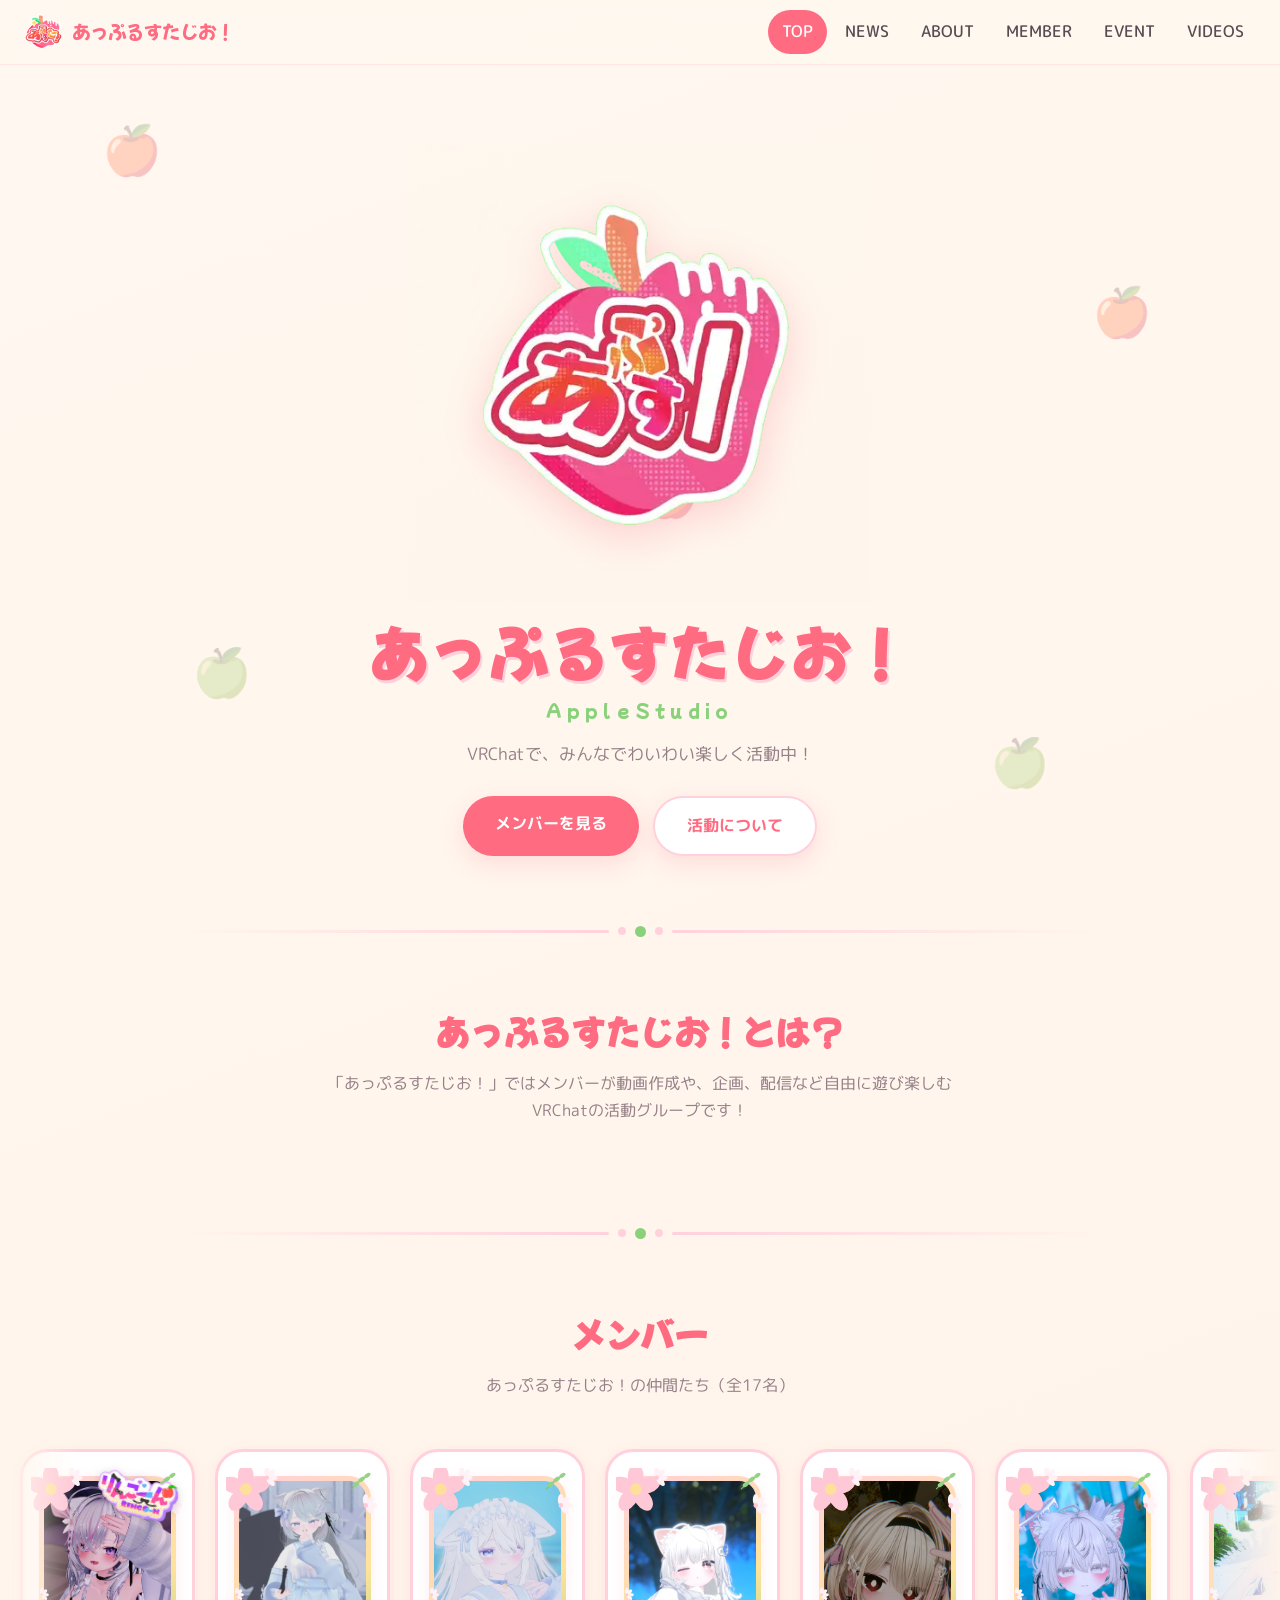
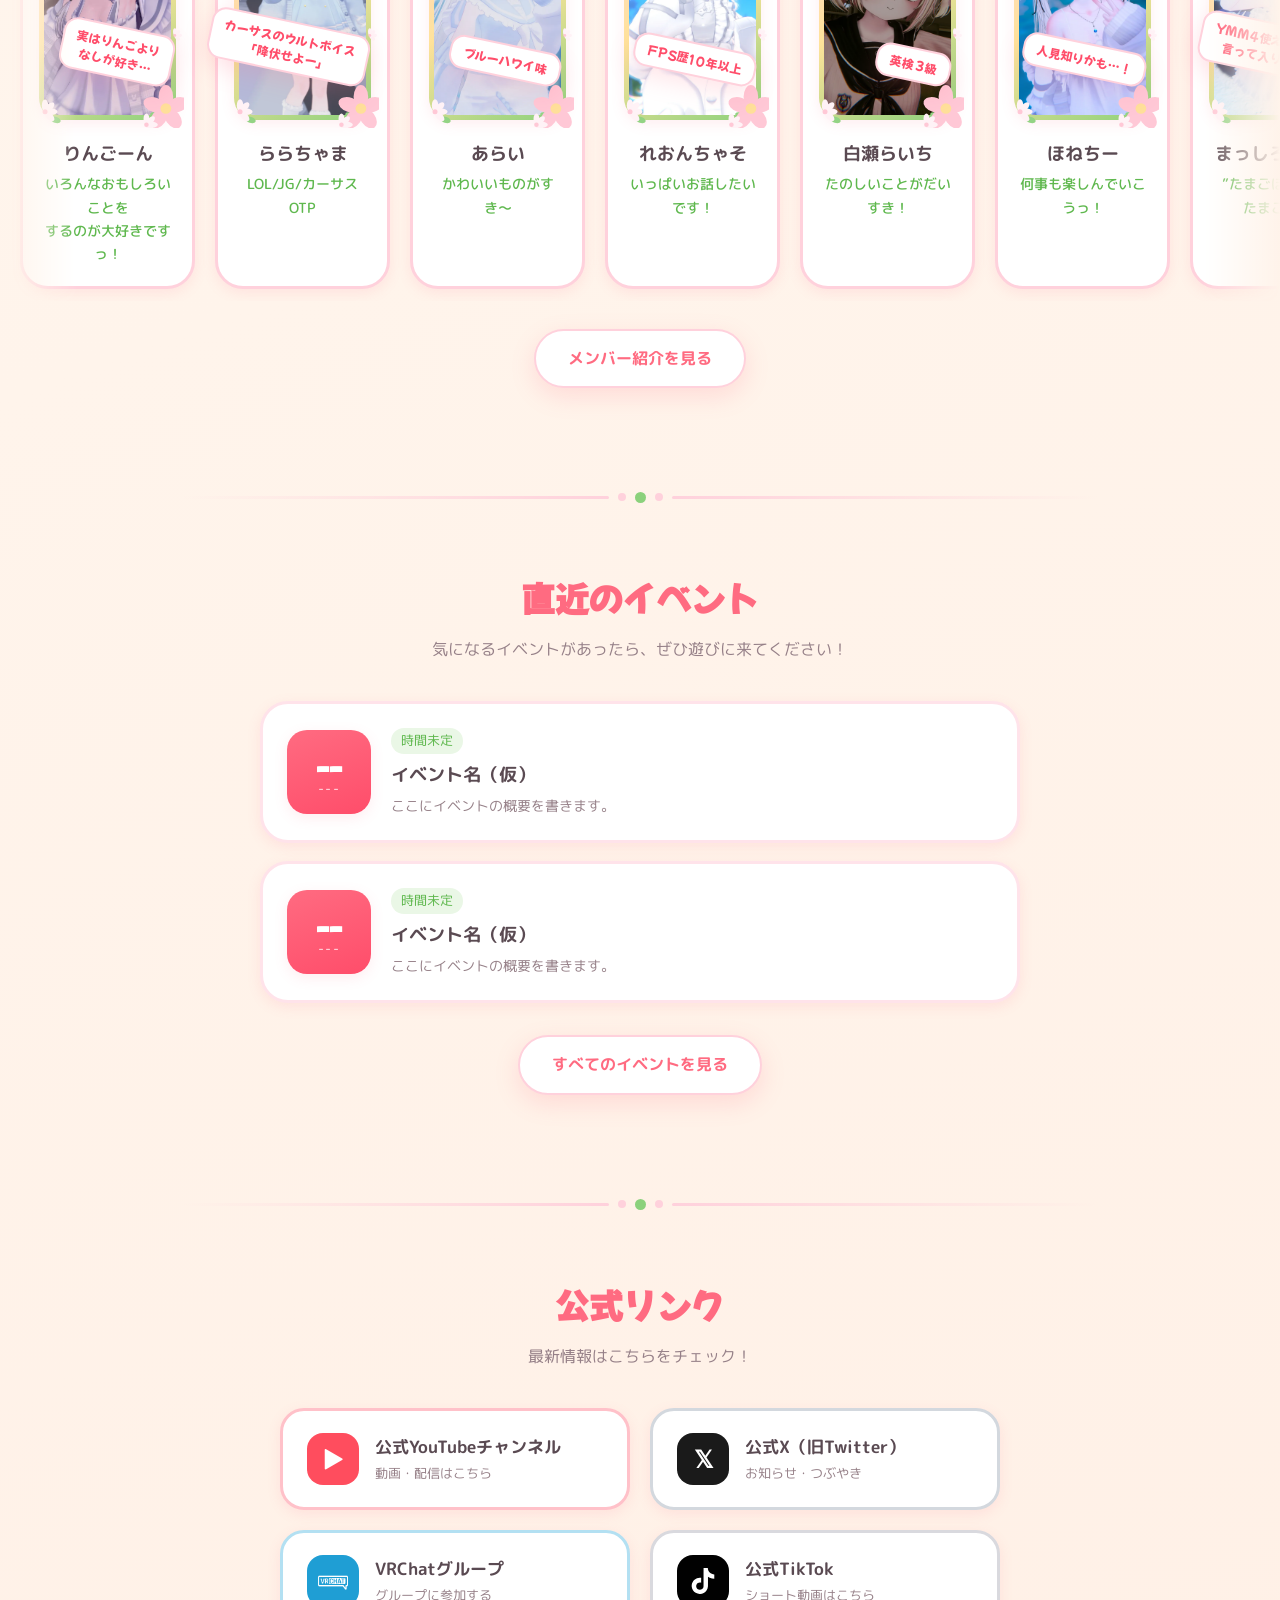
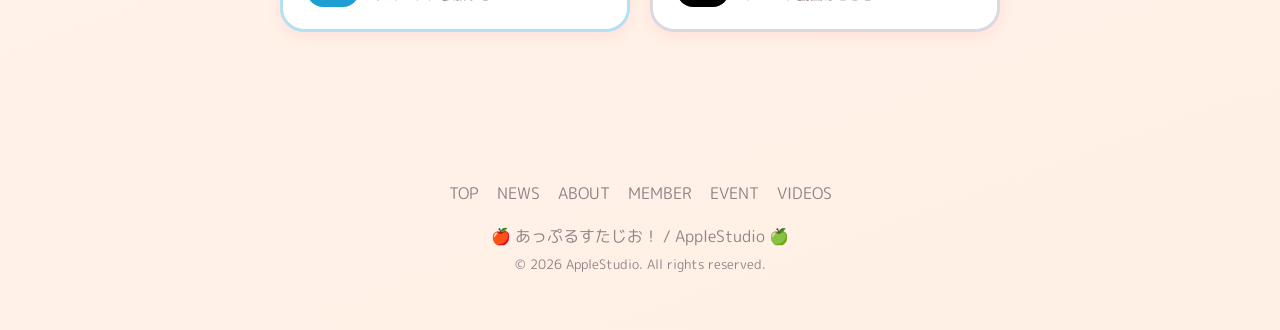
<file: index.html>
<!DOCTYPE html>
<html lang="ja">
<head>
  <meta charset="UTF-8" />
  <meta name="viewport" content="width=device-width, initial-scale=1.0" />
  <title>あっぷるすたじお！｜AppleStudio</title>
  <meta name="description" content="VRChatグループ「あっぷるすたじお！（AppleStudio）」の公式ページ。メンバー紹介、活動内容、イベント、ギャラリー、公式YouTube・Xはこちらから。" />

  <!-- OGP -->
  <meta property="og:title" content="あっぷるすたじお！｜AppleStudio" />
  <meta property="og:description" content="VRChatグループ「あっぷるすたじお！」の公式ページ" />
  <meta property="og:type" content="website" />

  <link rel="preconnect" href="https://fonts.googleapis.com" />
  <link rel="preconnect" href="https://fonts.gstatic.com" crossorigin />
  <link href="https://fonts.googleapis.com/css2?family=Mochiy+Pop+One&family=M+PLUS+Rounded+1c:wght@400;500;700&display=swap" rel="stylesheet" />
  <link rel="icon" href="images/logo.png" />
  <meta property="og:image" content="images/logo.png" />
  <link rel="stylesheet" href="style.css?v=20260623" />
</head>
<body>
  <!-- ふわふわ背景の飾り -->
  <div class="bg-decor" aria-hidden="true">
    <span class="apple a1">🍎</span>
    <span class="apple a2">🍏</span>
    <span class="apple a3">🍎</span>
    <span class="apple a4">🍏</span>
    <span class="apple a5">🍎</span>
  </div>

  <!-- ナビゲーション -->
  <header class="site-header">
    <nav class="nav container">
      <a class="brand" href="index.html"><img class="brand-logo" src="images/logo.png" alt="" />あっぷるすたじお！</a>
      <button class="nav-toggle" aria-label="メニューを開く" aria-expanded="false">
        <span></span><span></span><span></span>
      </button>
      <ul class="nav-links">
        <li><a href="index.html" class="is-active">TOP</a></li>
        <li><a href="news.html">NEWS</a></li>
        <li><a href="about.html">ABOUT</a></li>
        <li><a href="members.html">MEMBER</a></li>
        <li><a href="events.html">EVENT</a></li>
        <li><a href="gallery.html">VIDEOS</a></li>
      </ul>
    </nav>
  </header>

  <!-- ヒーロー -->
  <header class="hero">
    <div class="hero-inner">
      <div class="hero-logo" data-logo-anim data-anim="images/logo-animation.webp" data-still="images/logo.png" title="クリックでアニメーション">
        <img class="logo-img" src="images/logo.png" alt="あぷすた！ あっぷるすたじお！ ロゴ" />
      </div>
      <h1 class="title">あっぷるすたじお！</h1>
      <p class="subtitle">AppleStudio</p>
      <p class="tagline">VRChatで、みんなでわいわい楽しく活動中！</p>
      <div class="hero-actions">
        <a href="members.html" class="btn btn-primary">メンバーを見る</a>
        <a href="about.html" class="btn btn-secondary">活動について</a>
      </div>
    </div>
  </header>

  <main>
    <div class="divider" aria-hidden="true"><span></span><span></span><span></span></div>

    <!-- グループ紹介 -->
    <section class="section">
      <h2 class="section-title reveal">あっぷるすたじお！とは？</h2>
      <p class="section-lead reveal">
        「あっぷるすたじお！」ではメンバーが動画作成や、企画、配信など自由に遊び楽しむVRChatの活動グループです！
      </p>

    </section>

    <div class="divider" aria-hidden="true"><span></span><span></span><span></span></div>

    <!-- メンバー（流れる表示） -->
    <section class="section">
      <h2 class="section-title reveal">メンバー</h2>
      <p class="section-lead reveal">あっぷるすたじお！の仲間たち（全17名）</p>
      <div class="member-marquee">
        <!-- ▼ メンバーは members.html と同じカードです。更新時は両方を合わせてください ▼ -->
        <div class="member-track" data-member-marquee>
        <div class="member-card">
          <div class="member-photo">
            <img src="images/members/ringo-n.webp" alt="りんごーん" onerror="this.style.display='none';this.nextElementSibling.style.display='flex';" />
            <div class="ph" style="display:none">🍎</div>
            <img class="member-logo" src="images/members/ringoon-logo.webp" alt="りんごーん ロゴ" />
            <span class="member-comment">実はりんごより<br>なしが好き…</span>
          </div>
          <h3 class="member-name">りんごーん</h3>
          <p class="member-note">いろんなおもしろいことを<br>するのが大好きですっ！</p>
        </div>
        <div class="member-card">
          <div class="member-photo">
            <img src="images/members/rara-chama.webp" alt="ららちゃま" onerror="this.style.display='none';this.nextElementSibling.style.display='flex';" />
            <div class="ph" style="display:none">🍏</div>
            <span class="member-comment">カーサスのウルトボイス<br>「降伏せよー」</span>
          </div>
          <h3 class="member-name">ららちゃま</h3>
          <p class="member-note">LOL/JG/カーサスOTP</p>
        </div>
        <div class="member-card">
          <div class="member-photo">
            <img src="images/members/arai.webp" alt="あらい" onerror="this.style.display='none';this.nextElementSibling.style.display='flex';" />
            <div class="ph" style="display:none">🍎</div>
            <span class="member-comment">ブルーハワイ味</span>
          </div>
          <h3 class="member-name">あらい</h3>
          <p class="member-note">かわいいものがすき〜</p>
        </div>
        <div class="member-card">
          <div class="member-photo">
            <img src="images/members/reon-chaso.webp" alt="れおんちゃそ" onerror="this.style.display='none';this.nextElementSibling.style.display='flex';" />
            <div class="ph" style="display:none">🍎</div>
            <span class="member-comment">FPS歴10年以上</span>
          </div>
          <h3 class="member-name">れおんちゃそ</h3>
          <p class="member-note">いっぱいお話したいです！</p>
        </div>
        <div class="member-card">
          <div class="member-photo">
            <img src="images/members/shirase-raichi.webp" alt="白瀬らいち" onerror="this.style.display='none';this.nextElementSibling.style.display='flex';" />
            <div class="ph" style="display:none">🍏</div>
            <span class="member-comment">英検３級</span>
          </div>
          <h3 class="member-name">白瀬らいち</h3>
          <p class="member-note">たのしいことがだいすき！</p>
        </div>
        <div class="member-card">
          <div class="member-photo">
            <img src="images/members/hone-chi.webp" alt="ほねちー" onerror="this.style.display='none';this.nextElementSibling.style.display='flex';" />
            <div class="ph" style="display:none">🍎</div>
            <span class="member-comment">人見知りかも…！</span>
          </div>
          <h3 class="member-name">ほねちー</h3>
          <p class="member-note">何事も楽しんでいこうっ！</p>
        </div>
        <div class="member-card">
          <div class="member-photo">
            <img src="images/members/masshiro-tamago.webp" alt="まっしろたまご" onerror="this.style.display='none';this.nextElementSibling.style.display='flex';" />
            <div class="ph" style="display:none">🍏</div>
            <span class="member-comment">YMM4使えますって<br>言って入りました</span>
          </div>
          <h3 class="member-name">まっしろたまご</h3>
          <p class="member-note">”たまごぼーろ”の<br>たまごです</p>
        </div>
        <div class="member-card">
          <div class="member-photo">
            <img src="images/members/ko-cha.webp" alt="こうちゃ" onerror="this.style.display='none';this.nextElementSibling.style.display='flex';" />
            <div class="ph" style="display:none">🍎</div>
            <span class="member-comment">ぜんちぜんのお！</span>
          </div>
          <h3 class="member-name">こうちゃ</h3>
          <p class="member-note">みんなを心の底から<br>愛してる</p>
        </div>
        <div class="member-card">
          <div class="member-photo">
            <img src="images/members/stove.webp" alt="すとーぶ" onerror="this.style.display='none';this.nextElementSibling.style.display='flex';" />
            <div class="ph" style="display:none">🍏</div>
            <span class="member-comment">所持:銀貨三十/縄</span>
          </div>
          <h3 class="member-name">すとーぶ</h3>
          <p class="member-note">興味/好奇心/得手不得手</p>
        </div>
        <div class="member-card">
          <div class="member-photo">
            <img src="images/members/sakura.webp" alt="さくら" onerror="this.style.display='none';this.nextElementSibling.style.display='flex';" />
            <div class="ph" style="display:none">🍎</div>
            <span class="member-comment">さくらがガッツポーズをすると、<br>日本列島が出来た</span>
          </div>
          <h3 class="member-name">さくら</h3>
          <p class="member-note">やる気120％！<br>全力投球！！</p>
        </div>
        <div class="member-card">
          <div class="member-photo">
            <img src="images/members/risa.webp" alt="りさ" onerror="this.style.display='none';this.nextElementSibling.style.display='flex';" />
            <div class="ph" style="display:none">🍏</div>
            <span class="member-comment">波紋使えます</span>
          </div>
          <h3 class="member-name">りさ</h3>
          <p class="member-note">一番ちょける<br>つもりでいきます</p>
        </div>
        <div class="member-card">
          <div class="member-photo">
            <img src="images/members/shinonome.webp" alt="しののめ" onerror="this.style.display='none';this.nextElementSibling.style.display='flex';" />
            <div class="ph" style="display:none">🍎</div>
            <span class="member-comment">日本語19年目</span>
          </div>
          <h3 class="member-name">しののめ</h3>
          <p class="member-note">あぷすたのドンになります</p>
        </div>
        <div class="member-card">
          <div class="member-photo">
            <img src="images/members/furamu.webp" alt="ふらむ" onerror="this.style.display='none';this.nextElementSibling.style.display='flex';" />
            <div class="ph" style="display:none">🍏</div>
            <span class="member-comment">VRchatのpingは<br>ふらむからの距離に<br>比例して上昇する</span>
          </div>
          <h3 class="member-name">ふらむ</h3>
          <p class="member-note">リーダー奪います</p>
        </div>
        <div class="member-card">
          <div class="member-photo">
            <img src="images/members/tukiniumu.webp" alt="つきにうむ" onerror="this.style.display='none';this.nextElementSibling.style.display='flex';" />
            <div class="ph" style="display:none">🍎</div>
            <img class="member-logo" src="images/members/tukinium-logo.webp" alt="つきにうむ ロゴ" />
            <span class="member-comment">このページを<br>管理している<br>中の人です。</span>
          </div>
          <h3 class="member-name">つきにうむ</h3>
          <p class="member-note">タノシイをカタチに！</p>
        </div>
        <div class="member-card">
          <div class="member-photo">
            <img src="images/members/chiyu.webp" alt="ちゆ" onerror="this.style.display='none';this.nextElementSibling.style.display='flex';" />
            <div class="ph" style="display:none">🍏</div>
            <img class="member-logo" src="images/members/chiyu-logo.webp" alt="ちゆ ロゴ" />
            <span class="member-comment">ゴミ送り付け屋さん</span>
          </div>
          <h3 class="member-name">ちゆ</h3>
          <p class="member-note">みんなの心をちゆしますっ</p>
        </div>
        <div class="member-card">
          <div class="member-photo">
            <img src="images/members/furo.webp" alt="ふろー" onerror="this.style.display='none';this.nextElementSibling.style.display='flex';" />
            <div class="ph" style="display:none">🍎</div>
            <span class="member-comment">ハッピーな動画で<br>世界を救います</span>
          </div>
          <h3 class="member-name">ふろー</h3>
          <p class="member-note">動画をこねこねするぞ～！</p>
        </div>
        <div class="member-card">
          <div class="member-photo">
            <img src="images/members/nemui.webp" alt="ねむーい" onerror="this.style.display='none';this.nextElementSibling.style.display='flex';" />
            <div class="ph" style="display:none">🍏</div>
            <span class="member-comment">白き清浄なる<br>世界のために！！！</span>
          </div>
          <h3 class="member-name">ねむーい</h3>
          <p class="member-note">ぐえー。寝ます。</p>
        </div>
        </div>
      </div>
      <p class="section-lead reveal" style="margin-top: 28px;">
        <a href="members.html" class="btn btn-secondary">メンバー紹介を見る</a>
      </p>
    </section>

    <div class="divider" aria-hidden="true"><span></span><span></span><span></span></div>

    <!-- 直近イベントの抜粋 -->
    <section class="section">
      <h2 class="section-title reveal">直近のイベント</h2>
      <p class="section-lead reveal">気になるイベントがあったら、ぜひ遊びに来てください！</p>

      <div class="event-list">
        <!-- ▼ 直近のイベントを2〜3件だけ抜粋して載せます（詳細は events.html） ▼ -->
        <div class="event-card reveal">
          <div class="event-date"><span class="day">--</span><span class="mon">---</span></div>
          <div class="event-body">
            <span class="event-time">時間未定</span>
            <h3>イベント名（仮）</h3>
            <p>ここにイベントの概要を書きます。</p>
          </div>
        </div>
        <div class="event-card reveal">
          <div class="event-date"><span class="day">--</span><span class="mon">---</span></div>
          <div class="event-body">
            <span class="event-time">時間未定</span>
            <h3>イベント名（仮）</h3>
            <p>ここにイベントの概要を書きます。</p>
          </div>
        </div>
      </div>
      <p class="section-lead reveal" style="margin-top: 32px;">
        <a href="events.html" class="btn btn-secondary">すべてのイベントを見る</a>
      </p>
    </section>

    <div class="divider" aria-hidden="true"><span></span><span></span><span></span></div>

    <!-- 公式リンク -->
    <section id="links" class="section">
      <h2 class="section-title reveal">公式リンク</h2>
      <p class="section-lead reveal">最新情報はこちらをチェック！</p>

      <div class="link-grid">
        <a class="link-card youtube reveal" href="https://www.youtube.com/@Apst_vrc" target="_blank" rel="noopener">
          <div class="link-icon">▶</div>
          <div class="link-text">
            <span class="link-label">公式YouTubeチャンネル</span>
            <span class="link-sub">動画・配信はこちら</span>
          </div>
        </a>

        <a class="link-card x reveal" href="https://x.com/Apst_vrc" target="_blank" rel="noopener">
          <div class="link-icon">𝕏</div>
          <div class="link-text">
            <span class="link-label">公式X（旧Twitter）</span>
            <span class="link-sub">お知らせ・つぶやき</span>
          </div>
        </a>

        <a class="link-card vrchat reveal" href="https://vrchat.com/home/group/grp_2c8e0275-31ff-4c8a-903c-f8aec735f6f9" target="_blank" rel="noopener">
          <div class="link-icon"><img src="images/vrchat.png" alt="VRChat" /></div>
          <div class="link-text">
            <span class="link-label">VRChatグループ</span>
            <span class="link-sub">グループに参加する</span>
          </div>
        </a>

        <a class="link-card tiktok reveal" href="https://www.tiktok.com/@apst_vrc" target="_blank" rel="noopener">
          <div class="link-icon">
            <svg viewBox="0 0 24 24" aria-hidden="true"><path fill="currentColor" d="M12.525.02c1.31-.02 2.61-.01 3.91-.02.08 1.53.63 3.09 1.75 4.17 1.12 1.11 2.7 1.62 4.24 1.79v4.03c-1.44-.05-2.89-.35-4.2-.97-.57-.26-1.1-.59-1.62-.93-.01 2.92.01 5.84-.02 8.75-.08 1.4-.54 2.79-1.35 3.94-1.31 1.92-3.58 3.17-5.91 3.21-1.43.08-2.86-.31-4.08-1.03-2.02-1.19-3.44-3.37-3.65-5.71-.02-.5-.03-1-.01-1.49.18-1.9 1.12-3.72 2.58-4.96 1.66-1.44 3.98-2.13 6.15-1.72.02 1.48-.04 2.96-.04 4.44-.99-.32-2.15-.23-3.02.37-.63.41-1.11 1.04-1.36 1.75-.21.51-.15 1.07-.14 1.61.24 1.64 1.82 3.02 3.5 2.87 1.12-.01 2.19-.66 2.77-1.61.19-.33.4-.67.41-1.06.1-1.79.06-3.57.07-5.36.01-4.03-.01-8.05.02-12.07z"/></svg>
          </div>
          <div class="link-text">
            <span class="link-label">公式TikTok</span>
            <span class="link-sub">ショート動画はこちら</span>
          </div>
        </a>
      </div>
    </section>
  </main>

  <!-- フッター -->
  <footer class="site-footer">
    <nav class="footer-nav">
      <a href="index.html">TOP</a>
      <a href="news.html">NEWS</a>
      <a href="about.html">ABOUT</a>
      <a href="members.html">MEMBER</a>
      <a href="events.html">EVENT</a>
      <a href="gallery.html">VIDEOS</a>
    </nav>
    <p>🍎 あっぷるすたじお！ / AppleStudio 🍏</p>
    <p class="copyright">© <span id="year"></span> AppleStudio. All rights reserved.</p>
  </footer>

  <script src="script.js?v=20260623"></script>
</body>
</html>
</file>
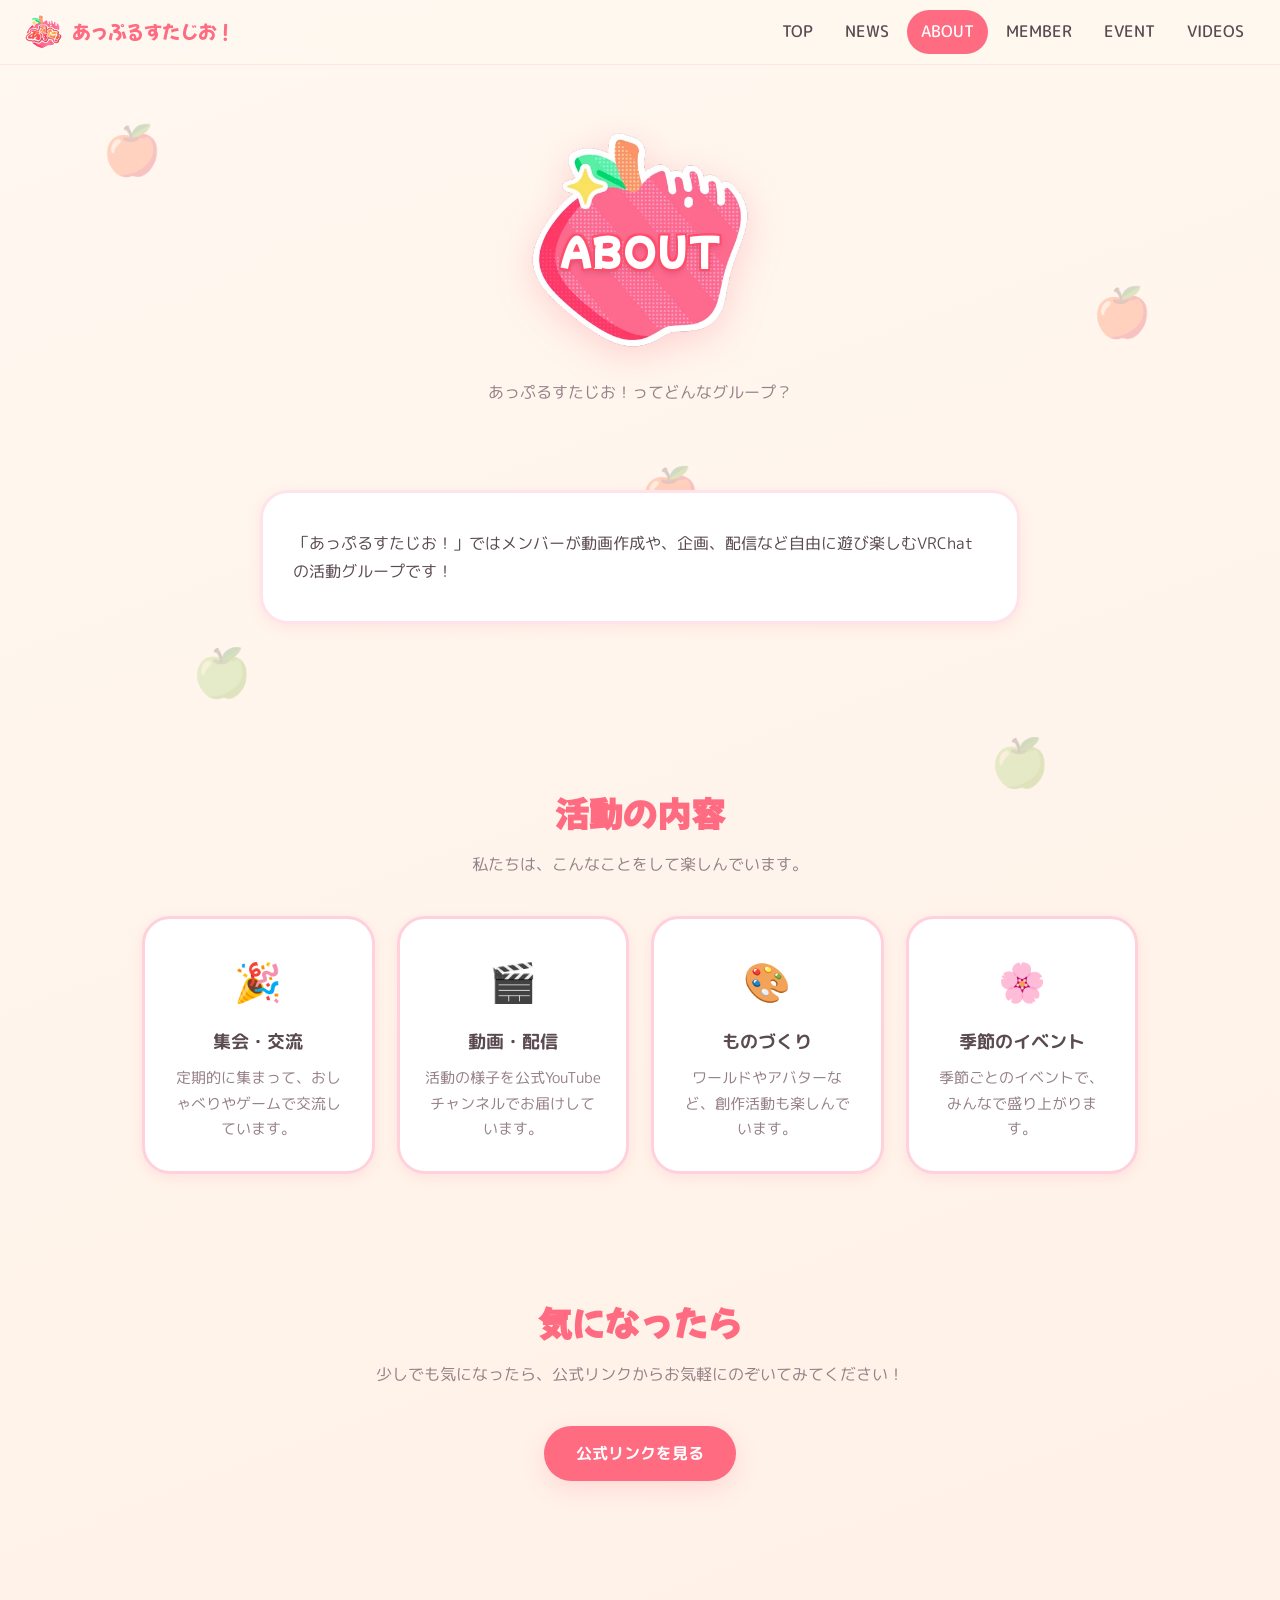
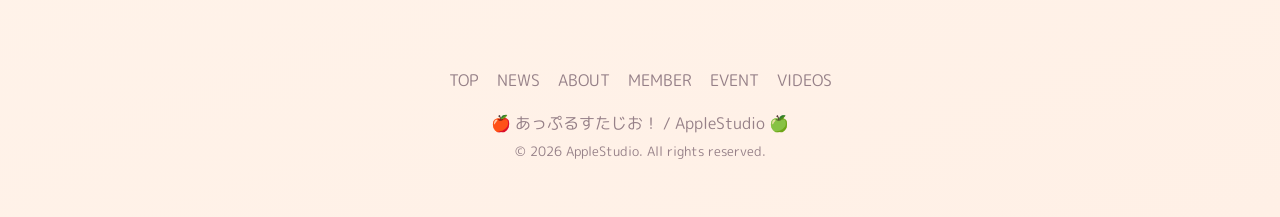
<file: about.html>
<!DOCTYPE html>
<html lang="ja">
<head>
  <meta charset="UTF-8" />
  <meta name="viewport" content="width=device-width, initial-scale=1.0" />
  <title>アバウト｜あっぷるすたじお！</title>
  <meta name="description" content="VRChatグループ「あっぷるすたじお！」の活動内容・紹介。私たちがどんなグループで、どんなことをしているかを紹介します。" />

  <meta property="og:title" content="アバウト｜あっぷるすたじお！" />
  <meta property="og:description" content="あっぷるすたじお！の活動内容・紹介" />
  <meta property="og:type" content="website" />

  <link rel="preconnect" href="https://fonts.googleapis.com" />
  <link rel="preconnect" href="https://fonts.gstatic.com" crossorigin />
  <link href="https://fonts.googleapis.com/css2?family=Mochiy+Pop+One&family=M+PLUS+Rounded+1c:wght@400;500;700&display=swap" rel="stylesheet" />
  <link rel="icon" href="images/logo.png" />
  <meta property="og:image" content="images/logo.png" />
  <link rel="stylesheet" href="style.css?v=20260623" />
</head>
<body>
  <div class="bg-decor" aria-hidden="true">
    <span class="apple a1">🍎</span>
    <span class="apple a2">🍏</span>
    <span class="apple a3">🍎</span>
    <span class="apple a4">🍏</span>
    <span class="apple a5">🍎</span>
  </div>

  <header class="site-header">
    <nav class="nav container">
      <a class="brand" href="index.html"><img class="brand-logo" src="images/logo.png" alt="" />あっぷるすたじお！</a>
      <button class="nav-toggle" aria-label="メニューを開く" aria-expanded="false">
        <span></span><span></span><span></span>
      </button>
      <ul class="nav-links">
        <li><a href="index.html">TOP</a></li>
        <li><a href="news.html">NEWS</a></li>
        <li><a href="about.html" class="is-active">ABOUT</a></li>
        <li><a href="members.html">MEMBER</a></li>
        <li><a href="events.html">EVENT</a></li>
        <li><a href="gallery.html">VIDEOS</a></li>
      </ul>
    </nav>
  </header>

  <header class="page-hero">
    <div class="page-badge"><h1>ABOUT</h1></div>
    <p>あっぷるすたじお！ってどんなグループ？</p>
  </header>

  <main>
    <!-- 紹介文 -->
    <section class="section">
      <div class="about-lead reveal">
        <p>
          「あっぷるすたじお！」ではメンバーが動画作成や、企画、配信など自由に遊び楽しむVRChatの活動グループです！
        </p>
      </div>
    </section>

    <!-- 活動の柱 -->
    <section class="section">
      <h2 class="section-title reveal">活動の内容</h2>
      <p class="section-lead reveal">私たちは、こんなことをして楽しんでいます。</p>

      <div class="feature-grid">
        <div class="feature-card reveal">
          <span class="feature-icon">🎉</span>
          <h3>集会・交流</h3>
          <p>定期的に集まって、おしゃべりやゲームで交流しています。</p>
        </div>
        <div class="feature-card reveal">
          <span class="feature-icon">🎬</span>
          <h3>動画・配信</h3>
          <p>活動の様子を公式YouTubeチャンネルでお届けしています。</p>
        </div>
        <div class="feature-card reveal">
          <span class="feature-icon">🎨</span>
          <h3>ものづくり</h3>
          <p>ワールドやアバターなど、創作活動も楽しんでいます。</p>
        </div>
        <div class="feature-card reveal">
          <span class="feature-icon">🌸</span>
          <h3>季節のイベント</h3>
          <p>季節ごとのイベントで、みんなで盛り上がります。</p>
        </div>
      </div>
    </section>

    <!-- 参加への一言（CTA） -->
    <section class="section">
      <h2 class="section-title reveal">気になったら</h2>
      <p class="section-lead reveal">
        少しでも気になったら、公式リンクからお気軽にのぞいてみてください！
      </p>
      <p class="section-lead reveal">
        <a href="index.html#links" class="btn btn-primary">公式リンクを見る</a>
      </p>
    </section>
  </main>

  <footer class="site-footer">
    <nav class="footer-nav">
      <a href="index.html">TOP</a>
      <a href="news.html">NEWS</a>
      <a href="about.html">ABOUT</a>
      <a href="members.html">MEMBER</a>
      <a href="events.html">EVENT</a>
      <a href="gallery.html">VIDEOS</a>
    </nav>
    <p>🍎 あっぷるすたじお！ / AppleStudio 🍏</p>
    <p class="copyright">© <span id="year"></span> AppleStudio. All rights reserved.</p>
  </footer>

  <script src="script.js?v=20260623"></script>
</body>
</html>
</file>
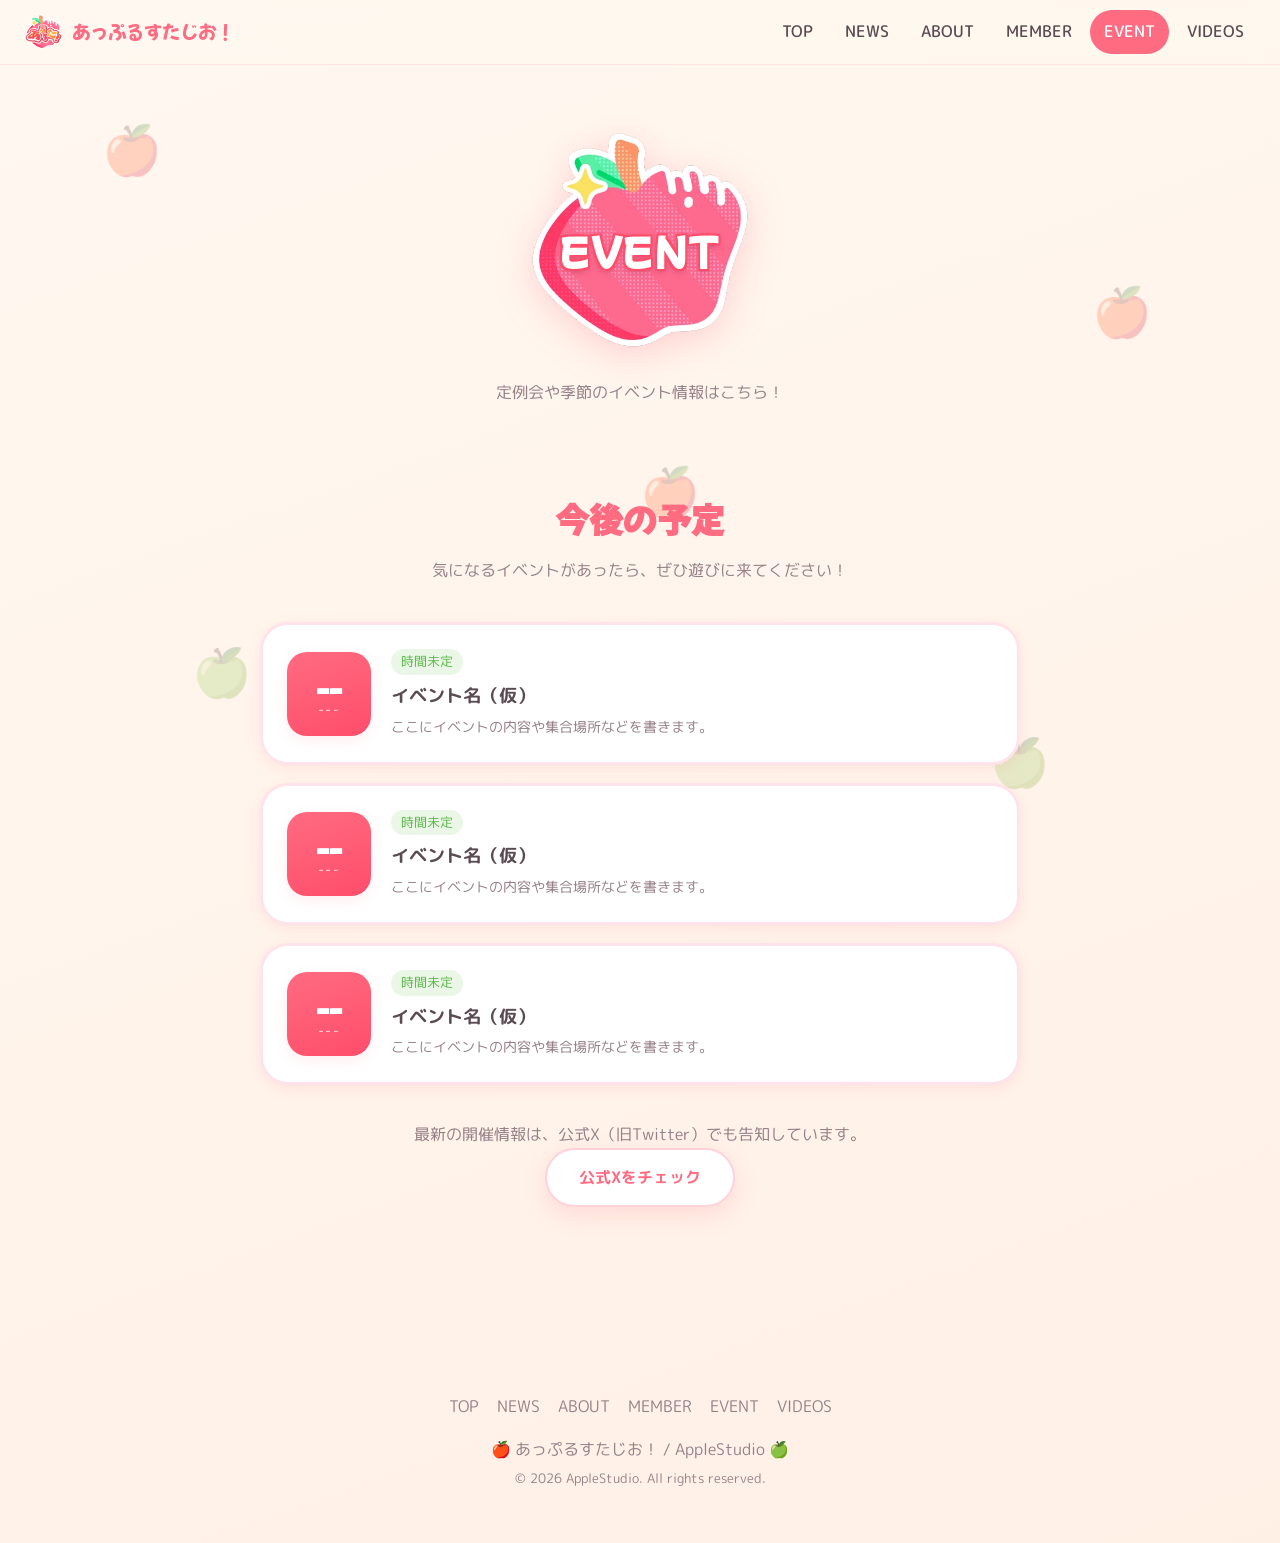
<file: events.html>
<!DOCTYPE html>
<html lang="ja">
<head>
  <meta charset="UTF-8" />
  <meta name="viewport" content="width=device-width, initial-scale=1.0" />
  <title>イベント｜あっぷるすたじお！</title>
  <meta name="description" content="VRChatグループ「あっぷるすたじお！」のイベント・スケジュール。定例会や季節のイベント情報はこちら。" />

  <meta property="og:title" content="イベント｜あっぷるすたじお！" />
  <meta property="og:description" content="あっぷるすたじお！のイベント・スケジュール" />
  <meta property="og:type" content="website" />

  <link rel="preconnect" href="https://fonts.googleapis.com" />
  <link rel="preconnect" href="https://fonts.gstatic.com" crossorigin />
  <link href="https://fonts.googleapis.com/css2?family=Mochiy+Pop+One&family=M+PLUS+Rounded+1c:wght@400;500;700&display=swap" rel="stylesheet" />
  <link rel="icon" href="images/logo.png" />
  <meta property="og:image" content="images/logo.png" />
  <link rel="stylesheet" href="style.css?v=20260623" />
</head>
<body>
  <div class="bg-decor" aria-hidden="true">
    <span class="apple a1">🍎</span>
    <span class="apple a2">🍏</span>
    <span class="apple a3">🍎</span>
    <span class="apple a4">🍏</span>
    <span class="apple a5">🍎</span>
  </div>

  <header class="site-header">
    <nav class="nav container">
      <a class="brand" href="index.html"><img class="brand-logo" src="images/logo.png" alt="" />あっぷるすたじお！</a>
      <button class="nav-toggle" aria-label="メニューを開く" aria-expanded="false">
        <span></span><span></span><span></span>
      </button>
      <ul class="nav-links">
        <li><a href="index.html">TOP</a></li>
        <li><a href="news.html">NEWS</a></li>
        <li><a href="about.html">ABOUT</a></li>
        <li><a href="members.html">MEMBER</a></li>
        <li><a href="events.html" class="is-active">EVENT</a></li>
        <li><a href="gallery.html">VIDEOS</a></li>
      </ul>
    </nav>
  </header>

  <header class="page-hero">
    <div class="page-badge"><h1>EVENT</h1></div>
    <p>定例会や季節のイベント情報はこちら！</p>
  </header>

  <main>
    <section class="section">
      <h2 class="section-title reveal">今後の予定</h2>
      <p class="section-lead reveal">気になるイベントがあったら、ぜひ遊びに来てください！</p>

      <div class="event-list">
        <!-- ▼▼ イベントごとにこのカードを編集・コピーしてください ▼▼
             event-date の day（日付）と mon（月や曜日）を書き換えます -->
        <div class="event-card reveal">
          <div class="event-date"><span class="day">--</span><span class="mon">---</span></div>
          <div class="event-body">
            <span class="event-time">時間未定</span>
            <h3>イベント名（仮）</h3>
            <p>ここにイベントの内容や集合場所などを書きます。</p>
          </div>
        </div>
        <div class="event-card reveal">
          <div class="event-date"><span class="day">--</span><span class="mon">---</span></div>
          <div class="event-body">
            <span class="event-time">時間未定</span>
            <h3>イベント名（仮）</h3>
            <p>ここにイベントの内容や集合場所などを書きます。</p>
          </div>
        </div>
        <div class="event-card reveal">
          <div class="event-date"><span class="day">--</span><span class="mon">---</span></div>
          <div class="event-body">
            <span class="event-time">時間未定</span>
            <h3>イベント名（仮）</h3>
            <p>ここにイベントの内容や集合場所などを書きます。</p>
          </div>
        </div>
        <!-- ▲▲ ここまで ▲▲ -->
      </div>

      <p class="section-lead reveal" style="margin-top: 36px;">
        最新の開催情報は、公式X（旧Twitter）でも告知しています。<br />
        <a href="https://x.com/Apst_vrc" target="_blank" rel="noopener" class="btn btn-secondary">公式Xをチェック</a>
      </p>
    </section>
  </main>

  <footer class="site-footer">
    <nav class="footer-nav">
      <a href="index.html">TOP</a>
      <a href="news.html">NEWS</a>
      <a href="about.html">ABOUT</a>
      <a href="members.html">MEMBER</a>
      <a href="events.html">EVENT</a>
      <a href="gallery.html">VIDEOS</a>
    </nav>
    <p>🍎 あっぷるすたじお！ / AppleStudio 🍏</p>
    <p class="copyright">© <span id="year"></span> AppleStudio. All rights reserved.</p>
  </footer>

  <script src="script.js?v=20260623"></script>
</body>
</html>
</file>
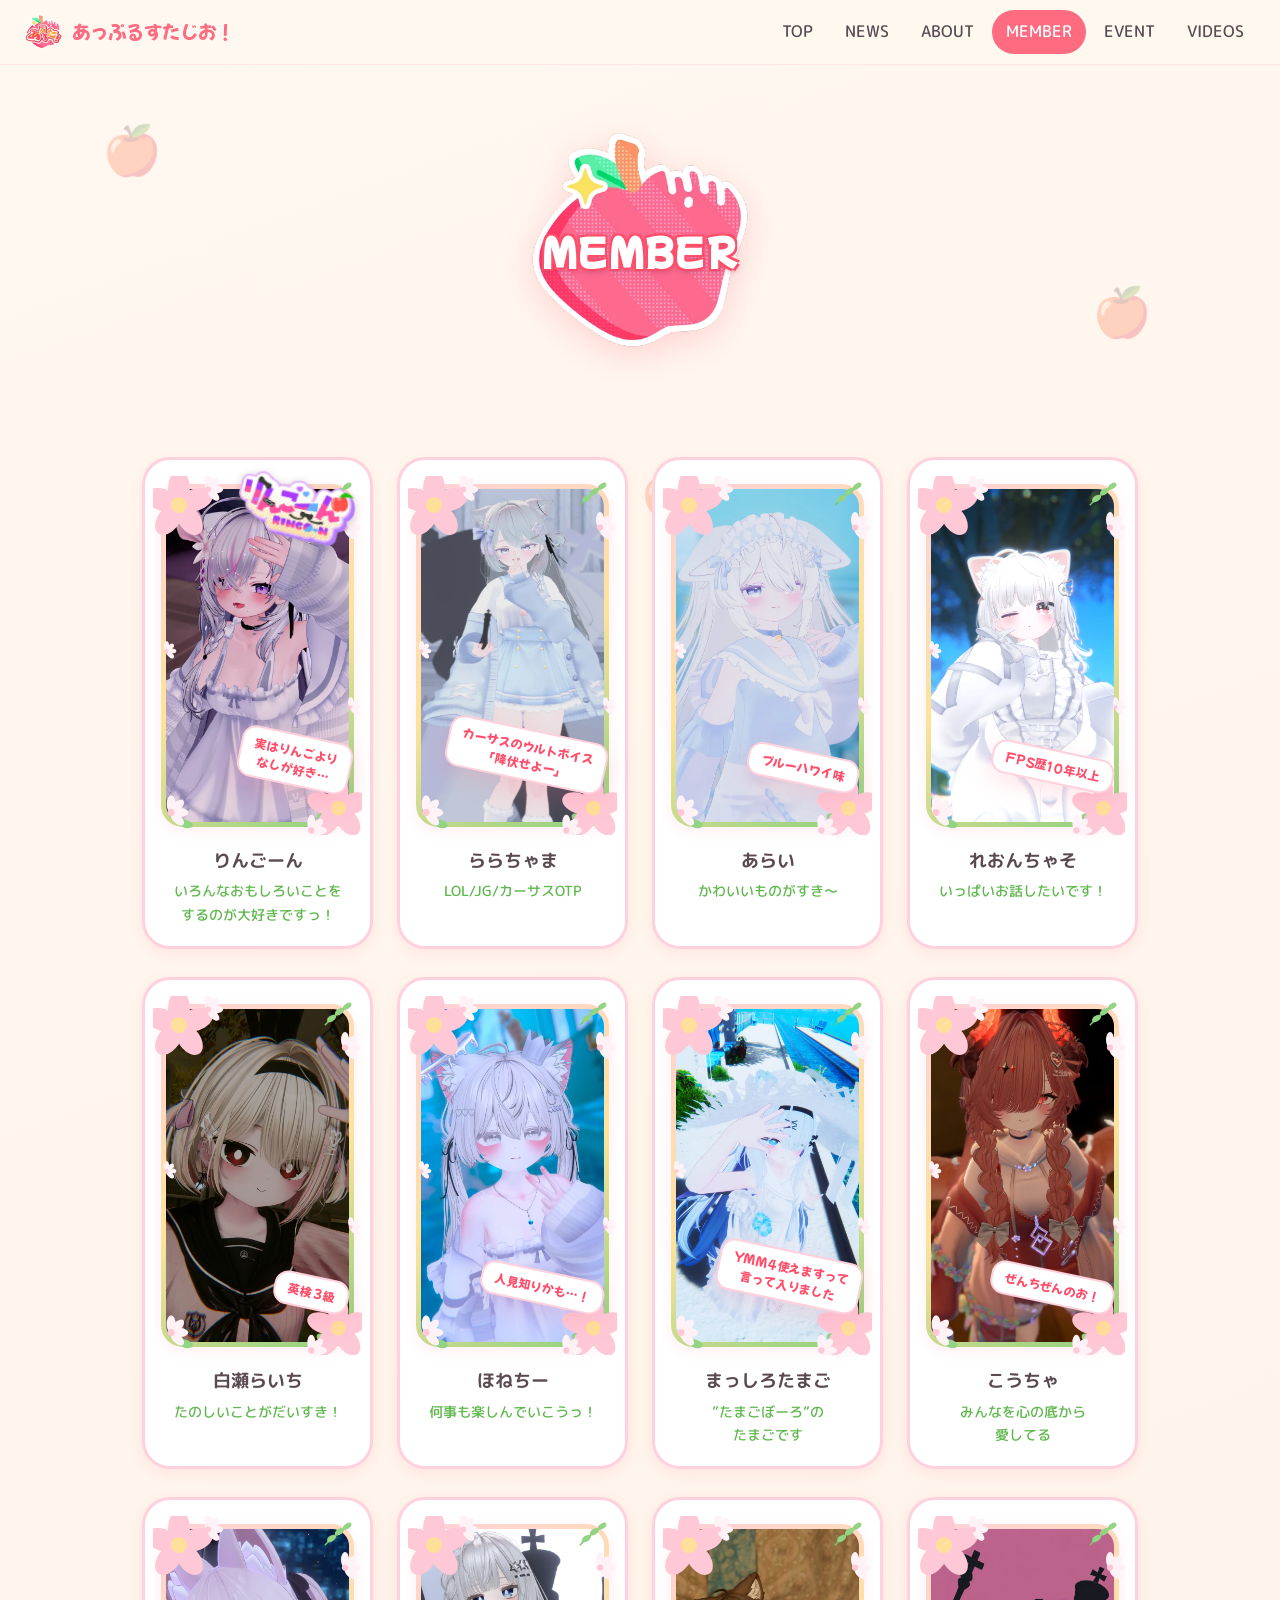
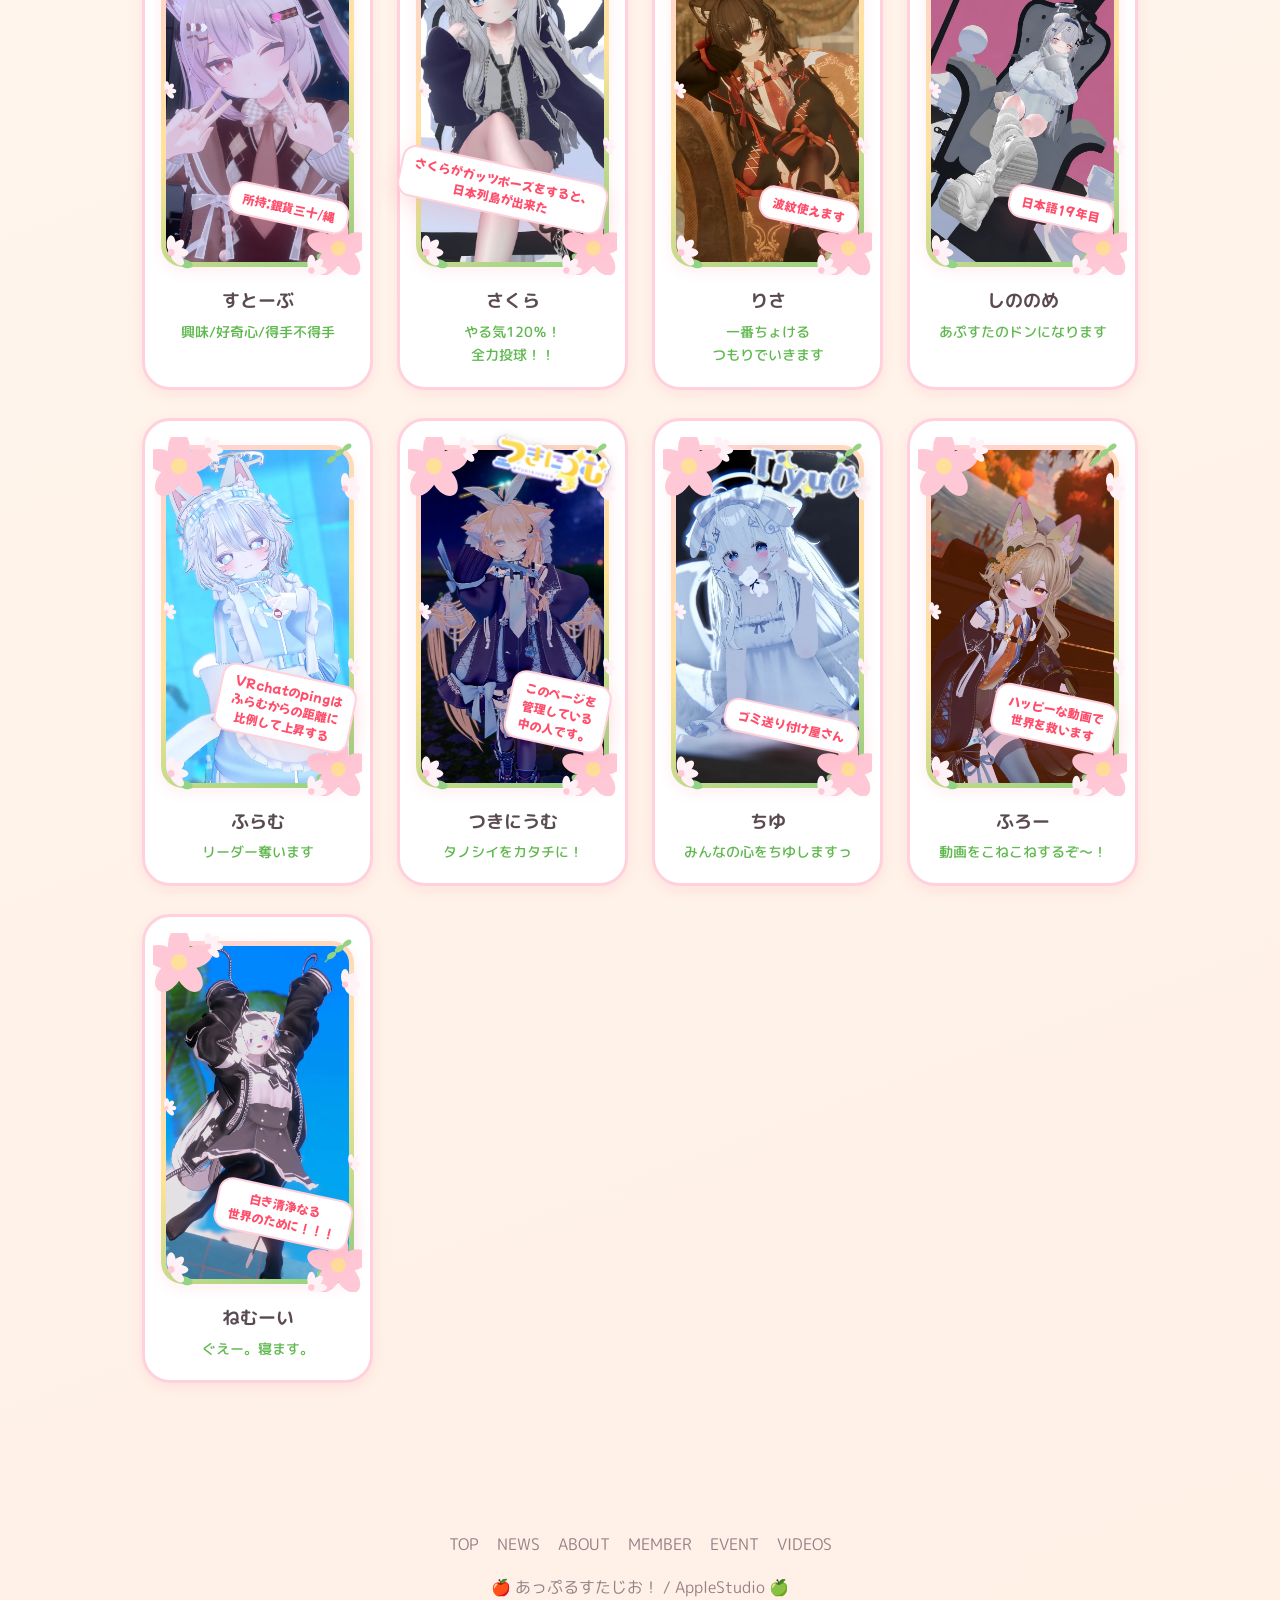
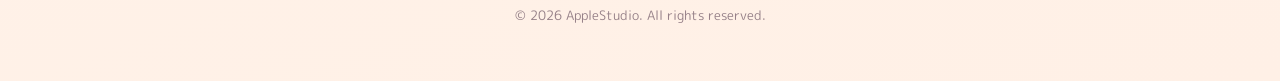
<file: members.html>
<!DOCTYPE html>
<html lang="ja">
<head>
  <meta charset="UTF-8" />
  <meta name="viewport" content="width=device-width, initial-scale=1.0" />
  <title>メンバー｜あっぷるすたじお！</title>
  <meta name="description" content="VRChatグループ「あっぷるすたじお！」のメンバー紹介。愉快な仲間たち全17名をご紹介します。" />

  <meta property="og:title" content="メンバー｜あっぷるすたじお！" />
  <meta property="og:description" content="あっぷるすたじお！のメンバー紹介" />
  <meta property="og:type" content="website" />

  <link rel="preconnect" href="https://fonts.googleapis.com" />
  <link rel="preconnect" href="https://fonts.gstatic.com" crossorigin />
  <link href="https://fonts.googleapis.com/css2?family=Mochiy+Pop+One&family=M+PLUS+Rounded+1c:wght@400;500;700&display=swap" rel="stylesheet" />
  <link rel="icon" href="images/logo.png" />
  <meta property="og:image" content="images/logo.png" />
  <link rel="stylesheet" href="style.css?v=20260623" />
</head>
<body>
  <div class="bg-decor" aria-hidden="true">
    <span class="apple a1">🍎</span>
    <span class="apple a2">🍏</span>
    <span class="apple a3">🍎</span>
    <span class="apple a4">🍏</span>
    <span class="apple a5">🍎</span>
  </div>

  <header class="site-header">
    <nav class="nav container">
      <a class="brand" href="index.html"><img class="brand-logo" src="images/logo.png" alt="" />あっぷるすたじお！</a>
      <button class="nav-toggle" aria-label="メニューを開く" aria-expanded="false">
        <span></span><span></span><span></span>
      </button>
      <ul class="nav-links">
        <li><a href="index.html">TOP</a></li>
        <li><a href="news.html">NEWS</a></li>
        <li><a href="about.html">ABOUT</a></li>
        <li><a href="members.html" class="is-active">MEMBER</a></li>
        <li><a href="events.html">EVENT</a></li>
        <li><a href="gallery.html">VIDEOS</a></li>
      </ul>
    </nav>
  </header>

  <header class="page-hero">
    <div class="page-badge"><h1>MEMBER</h1></div>
  </header>

  <main>
    <section id="members" class="section">
      <div class="member-grid">
        <!-- ▼▼ メンバーごとにこのカードを編集してください（全17名） ▼▼
             ・写真：<div class="ph">🍎</div> を
                     <img src="images/members/名前.jpg" alt="名前"> に差し替え
                     （写真は縦長＝9:16 がぴったり。images/members フォルダ推奨）
             ・一言B：<span class="member-comment"> … 写真に斜めに乗る強調コメント
             ・名前：<h3 class="member-name"> を書き換え
             ・一言A：<p class="member-note"> … 名前のところに置く一言
             ・枠・葉っぱ・キラキラ飾りは自動で付きます -->
        <div class="member-card reveal">
          <div class="member-photo">
            <img src="images/members/ringo-n.webp" alt="りんごーん" onerror="this.style.display='none';this.nextElementSibling.style.display='flex';" />
            <div class="ph" style="display:none">🍎</div>
            <img class="member-logo" src="images/members/ringoon-logo.webp" alt="りんごーん ロゴ" />
            <span class="member-comment">実はりんごより<br>なしが好き…</span>
          </div>
          <h3 class="member-name">りんごーん</h3>
          <p class="member-note">いろんなおもしろいことを<br>するのが大好きですっ！</p>
        </div>
        <div class="member-card reveal">
          <div class="member-photo">
            <img src="images/members/rara-chama.webp" alt="ららちゃま" onerror="this.style.display='none';this.nextElementSibling.style.display='flex';" />
            <div class="ph" style="display:none">🍏</div>
            <span class="member-comment">カーサスのウルトボイス<br>「降伏せよー」</span>
          </div>
          <h3 class="member-name">ららちゃま</h3>
          <p class="member-note">LOL/JG/カーサスOTP</p>
        </div>
        <div class="member-card reveal">
          <div class="member-photo">
            <img src="images/members/arai.webp" alt="あらい" onerror="this.style.display='none';this.nextElementSibling.style.display='flex';" />
            <div class="ph" style="display:none">🍎</div>
            <span class="member-comment">ブルーハワイ味</span>
          </div>
          <h3 class="member-name">あらい</h3>
          <p class="member-note">かわいいものがすき〜</p>
        </div>
        <div class="member-card reveal">
          <div class="member-photo">
            <img src="images/members/reon-chaso.webp" alt="れおんちゃそ" onerror="this.style.display='none';this.nextElementSibling.style.display='flex';" />
            <div class="ph" style="display:none">🍎</div>
            <span class="member-comment">FPS歴10年以上</span>
          </div>
          <h3 class="member-name">れおんちゃそ</h3>
          <p class="member-note">いっぱいお話したいです！</p>
        </div>
        <div class="member-card reveal" data-x="https://x.com/Apst_vrc/status/2068997429072908478">
          <div class="member-photo">
            <img src="images/members/shirase-raichi.webp" alt="白瀬らいち" onerror="this.style.display='none';this.nextElementSibling.style.display='flex';" />
            <div class="ph" style="display:none">🍏</div>
            <span class="member-comment">英検３級</span>
          </div>
          <h3 class="member-name">白瀬らいち</h3>
          <p class="member-note">たのしいことがだいすき！</p>
        </div>
        <div class="member-card reveal" data-x="https://x.com/Apst_vrc/status/2063455909674893627">
          <div class="member-photo">
            <img src="images/members/hone-chi.webp" alt="ほねちー" onerror="this.style.display='none';this.nextElementSibling.style.display='flex';" />
            <div class="ph" style="display:none">🍎</div>
            <span class="member-comment">人見知りかも…！</span>
          </div>
          <h3 class="member-name">ほねちー</h3>
          <p class="member-note">何事も楽しんでいこうっ！</p>
        </div>
        <div class="member-card reveal" data-x="https://x.com/Apst_vrc/status/2063561604227088854">
          <div class="member-photo">
            <img src="images/members/masshiro-tamago.webp" alt="まっしろたまご" onerror="this.style.display='none';this.nextElementSibling.style.display='flex';" />
            <div class="ph" style="display:none">🍏</div>
            <span class="member-comment">YMM4使えますって<br>言って入りました</span>
          </div>
          <h3 class="member-name">まっしろたまご</h3>
          <p class="member-note">”たまごぼーろ”の<br>たまごです</p>
        </div>
        <div class="member-card reveal" data-x="https://x.com/Apst_vrc/status/2065011158143426670">
          <div class="member-photo">
            <img src="images/members/ko-cha.webp" alt="こうちゃ" onerror="this.style.display='none';this.nextElementSibling.style.display='flex';" />
            <div class="ph" style="display:none">🍎</div>
            <span class="member-comment">ぜんちぜんのお！</span>
          </div>
          <h3 class="member-name">こうちゃ</h3>
          <p class="member-note">みんなを心の底から<br>愛してる</p>
        </div>
        <div class="member-card reveal" data-x="https://x.com/Apst_vrc/status/2068891731584766131">
          <div class="member-photo">
            <img src="images/members/stove.webp" alt="すとーぶ" onerror="this.style.display='none';this.nextElementSibling.style.display='flex';" />
            <div class="ph" style="display:none">🍏</div>
            <span class="member-comment">所持:銀貨三十/縄</span>
          </div>
          <h3 class="member-name">すとーぶ</h3>
          <p class="member-note">興味/好奇心/得手不得手</p>
        </div>
        <div class="member-card reveal" data-x="https://x.com/Apst_vrc/status/2065267863171301786">
          <div class="member-photo">
            <img src="images/members/sakura.webp" alt="さくら" onerror="this.style.display='none';this.nextElementSibling.style.display='flex';" />
            <div class="ph" style="display:none">🍎</div>
            <span class="member-comment">さくらがガッツポーズをすると、<br>日本列島が出来た</span>
          </div>
          <h3 class="member-name">さくら</h3>
          <p class="member-note">やる気120％！<br>全力投球！！</p>
        </div>
        <div class="member-card reveal" data-x="https://x.com/Apst_vrc/status/2063833397232095590">
          <div class="member-photo">
            <img src="images/members/risa.webp" alt="りさ" onerror="this.style.display='none';this.nextElementSibling.style.display='flex';" />
            <div class="ph" style="display:none">🍏</div>
            <span class="member-comment">波紋使えます</span>
          </div>
          <h3 class="member-name">りさ</h3>
          <p class="member-note">一番ちょける<br>つもりでいきます</p>
        </div>
        <div class="member-card reveal" data-x="https://x.com/Apst_vrc/status/2063923999827173715">
          <div class="member-photo">
            <img src="images/members/shinonome.webp" alt="しののめ" onerror="this.style.display='none';this.nextElementSibling.style.display='flex';" />
            <div class="ph" style="display:none">🍎</div>
            <span class="member-comment">日本語19年目</span>
          </div>
          <h3 class="member-name">しののめ</h3>
          <p class="member-note">あぷすたのドンになります</p>
        </div>
        <div class="member-card reveal">
          <div class="member-photo">
            <img src="images/members/furamu.webp" alt="ふらむ" onerror="this.style.display='none';this.nextElementSibling.style.display='flex';" />
            <div class="ph" style="display:none">🍏</div>
            <span class="member-comment">VRchatのpingは<br>ふらむからの距離に<br>比例して上昇する</span>
          </div>
          <h3 class="member-name">ふらむ</h3>
          <p class="member-note">リーダー奪います</p>
        </div>
        <div class="member-card reveal" data-x="https://x.com/Apst_vrc/status/2068997434148102394">
          <div class="member-photo">
            <img src="images/members/tukiniumu.webp" alt="つきにうむ" onerror="this.style.display='none';this.nextElementSibling.style.display='flex';" />
            <div class="ph" style="display:none">🍎</div>
            <img class="member-logo" src="images/members/tukinium-logo.webp" alt="つきにうむ ロゴ" />
            <span class="member-comment">このページを<br>管理している<br>中の人です。</span>
          </div>
          <h3 class="member-name">つきにうむ</h3>
          <p class="member-note">タノシイをカタチに！</p>
        </div>
        <div class="member-card reveal" data-x="https://x.com/Apst_vrc/status/2056328946573352963">
          <div class="member-photo">
            <img src="images/members/chiyu.webp" alt="ちゆ" onerror="this.style.display='none';this.nextElementSibling.style.display='flex';" />
            <div class="ph" style="display:none">🍏</div>
            <img class="member-logo" src="images/members/chiyu-logo.webp" alt="ちゆ ロゴ" />
            <span class="member-comment">ゴミ送り付け屋さん</span>
          </div>
          <h3 class="member-name">ちゆ</h3>
          <p class="member-note">みんなの心をちゆしますっ</p>
        </div>
        <div class="member-card reveal">
          <div class="member-photo">
            <img src="images/members/furo.webp" alt="ふろー" onerror="this.style.display='none';this.nextElementSibling.style.display='flex';" />
            <div class="ph" style="display:none">🍎</div>
            <span class="member-comment">ハッピーな動画で<br>世界を救います</span>
          </div>
          <h3 class="member-name">ふろー</h3>
          <p class="member-note">動画をこねこねするぞ～！</p>
        </div>
        <div class="member-card reveal">
          <div class="member-photo">
            <img src="images/members/nemui.webp" alt="ねむーい" onerror="this.style.display='none';this.nextElementSibling.style.display='flex';" />
            <div class="ph" style="display:none">🍏</div>
            <span class="member-comment">白き清浄なる<br>世界のために！！！</span>
          </div>
          <h3 class="member-name">ねむーい</h3>
          <p class="member-note">ぐえー。寝ます。</p>
        </div>
        <!-- ▲▲ ここまで ▲▲ -->
      </div>
    </section>
  </main>

  <footer class="site-footer">
    <nav class="footer-nav">
      <a href="index.html">TOP</a>
      <a href="news.html">NEWS</a>
      <a href="about.html">ABOUT</a>
      <a href="members.html">MEMBER</a>
      <a href="events.html">EVENT</a>
      <a href="gallery.html">VIDEOS</a>
    </nav>
    <p>🍎 あっぷるすたじお！ / AppleStudio 🍏</p>
    <p class="copyright">© <span id="year"></span> AppleStudio. All rights reserved.</p>
  </footer>

  <script async src="https://platform.twitter.com/widgets.js" charset="utf-8"></script>
  <script src="script.js?v=20260623"></script>
</body>
</html>
</file>
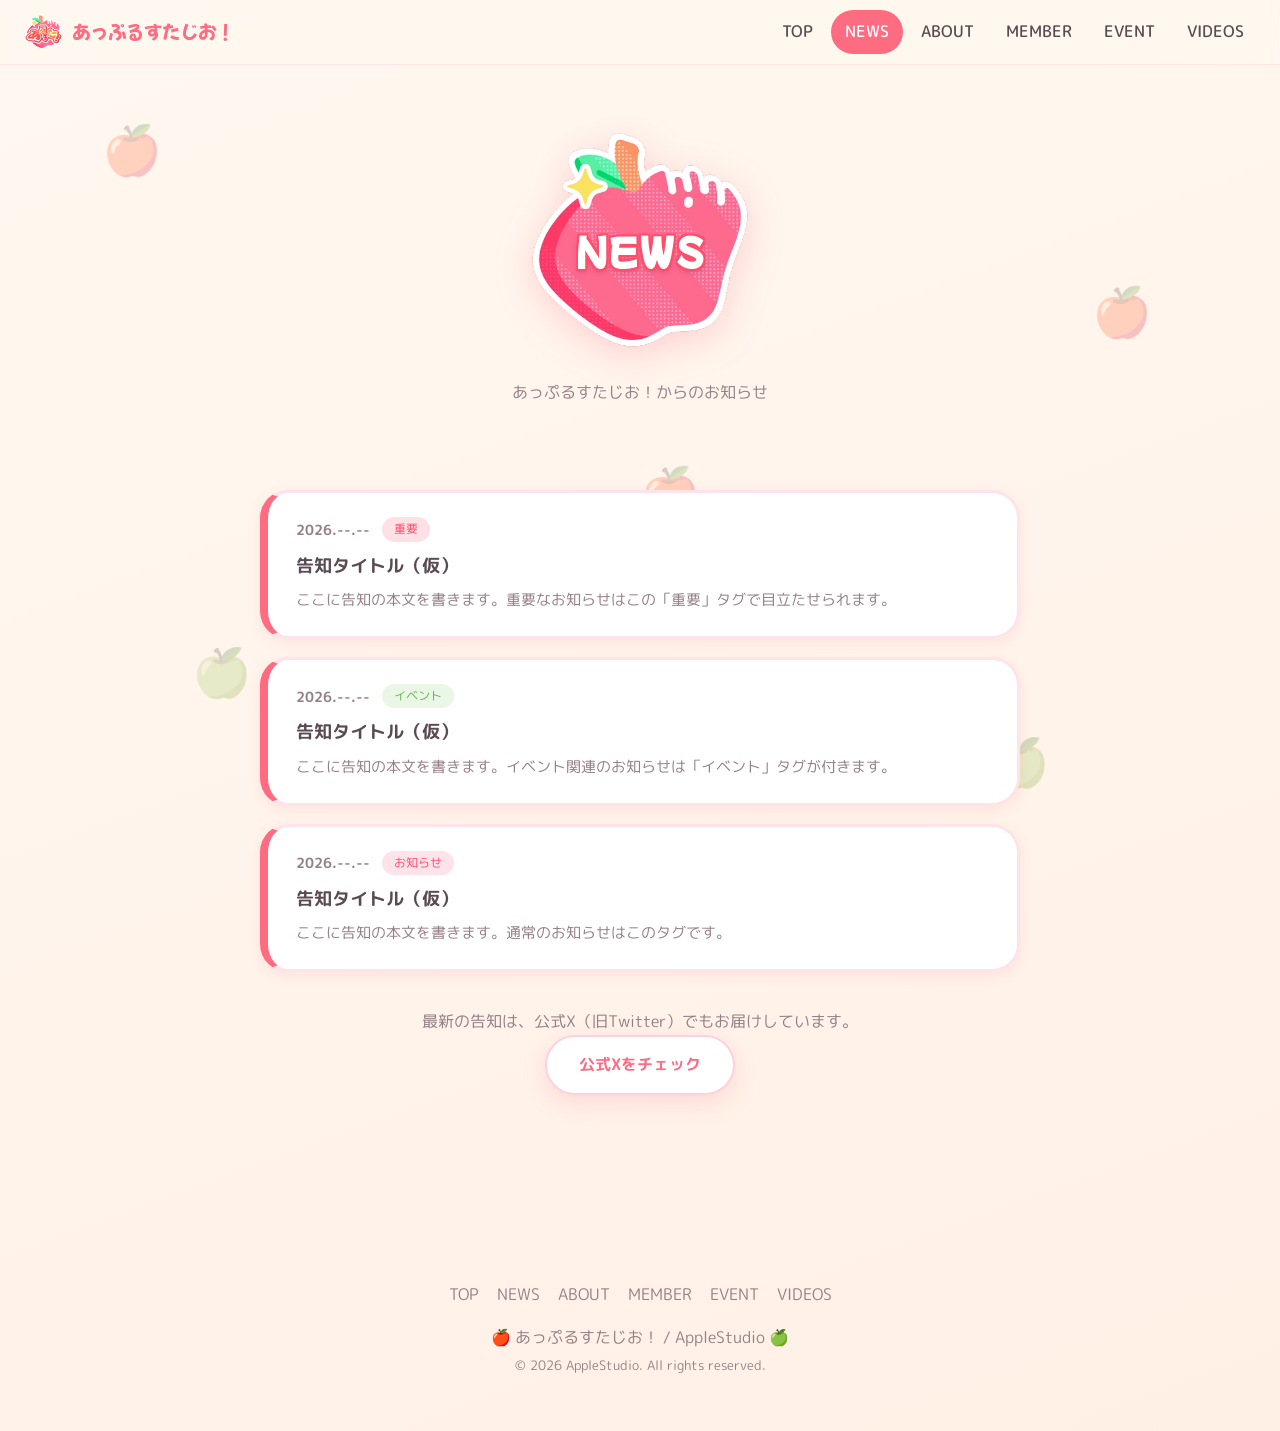
<file: news.html>
<!DOCTYPE html>
<html lang="ja">
<head>
  <meta charset="UTF-8" />
  <meta name="viewport" content="width=device-width, initial-scale=1.0" />
  <title>告知｜あっぷるすたじお！</title>
  <meta name="description" content="VRChatグループ「あっぷるすたじお！」からの告知・お知らせ。最新情報はこちらをご確認ください。" />

  <meta property="og:title" content="告知｜あっぷるすたじお！" />
  <meta property="og:description" content="あっぷるすたじお！からの告知・お知らせ" />
  <meta property="og:type" content="website" />

  <link rel="preconnect" href="https://fonts.googleapis.com" />
  <link rel="preconnect" href="https://fonts.gstatic.com" crossorigin />
  <link href="https://fonts.googleapis.com/css2?family=Mochiy+Pop+One&family=M+PLUS+Rounded+1c:wght@400;500;700&display=swap" rel="stylesheet" />
  <link rel="icon" href="images/logo.png" />
  <meta property="og:image" content="images/logo.png" />
  <link rel="stylesheet" href="style.css?v=20260623" />
</head>
<body>
  <div class="bg-decor" aria-hidden="true">
    <span class="apple a1">🍎</span>
    <span class="apple a2">🍏</span>
    <span class="apple a3">🍎</span>
    <span class="apple a4">🍏</span>
    <span class="apple a5">🍎</span>
  </div>

  <header class="site-header">
    <nav class="nav container">
      <a class="brand" href="index.html"><img class="brand-logo" src="images/logo.png" alt="" />あっぷるすたじお！</a>
      <button class="nav-toggle" aria-label="メニューを開く" aria-expanded="false">
        <span></span><span></span><span></span>
      </button>
      <ul class="nav-links">
        <li><a href="index.html">TOP</a></li>
        <li><a href="news.html" class="is-active">NEWS</a></li>
        <li><a href="about.html">ABOUT</a></li>
        <li><a href="members.html">MEMBER</a></li>
        <li><a href="events.html">EVENT</a></li>
        <li><a href="gallery.html">VIDEOS</a></li>
      </ul>
    </nav>
  </header>

  <header class="page-hero">
    <div class="page-badge"><h1>NEWS</h1></div>
    <p>あっぷるすたじお！からのお知らせ</p>
  </header>

  <main>
    <section class="section">
      <div class="news-list">
        <!-- ▼▼ 告知ごとにこのカードを編集・コピーしてください ▼▼
             news-date：日付　/　news-tag：種類（お知らせ / event / important などクラスで色が変わります） -->
        <article class="news-card reveal">
          <div class="news-meta">
            <time class="news-date">2026.--.--</time>
            <span class="news-tag important">重要</span>
          </div>
          <h3 class="news-title">告知タイトル（仮）</h3>
          <p class="news-body">ここに告知の本文を書きます。重要なお知らせはこの「重要」タグで目立たせられます。</p>
        </article>

        <article class="news-card reveal">
          <div class="news-meta">
            <time class="news-date">2026.--.--</time>
            <span class="news-tag event">イベント</span>
          </div>
          <h3 class="news-title">告知タイトル（仮）</h3>
          <p class="news-body">ここに告知の本文を書きます。イベント関連のお知らせは「イベント」タグが付きます。</p>
        </article>

        <article class="news-card reveal">
          <div class="news-meta">
            <time class="news-date">2026.--.--</time>
            <span class="news-tag">お知らせ</span>
          </div>
          <h3 class="news-title">告知タイトル（仮）</h3>
          <p class="news-body">ここに告知の本文を書きます。通常のお知らせはこのタグです。</p>
        </article>
        <!-- ▲▲ ここまで ▲▲ -->
      </div>

      <p class="section-lead reveal" style="margin-top: 36px;">
        最新の告知は、公式X（旧Twitter）でもお届けしています。<br />
        <a href="https://x.com/Apst_vrc" target="_blank" rel="noopener" class="btn btn-secondary">公式Xをチェック</a>
      </p>
    </section>
  </main>

  <footer class="site-footer">
    <nav class="footer-nav">
      <a href="index.html">TOP</a>
      <a href="news.html">NEWS</a>
      <a href="about.html">ABOUT</a>
      <a href="members.html">MEMBER</a>
      <a href="events.html">EVENT</a>
      <a href="gallery.html">VIDEOS</a>
    </nav>
    <p>🍎 あっぷるすたじお！ / AppleStudio 🍏</p>
    <p class="copyright">© <span id="year"></span> AppleStudio. All rights reserved.</p>
  </footer>

  <script src="script.js?v=20260623"></script>
</body>
</html>
</file>
<file: style.css>
/* =========================================================
   アップルスタジオ 公式サイト  共通スタイル
   - 可愛い系・リンゴモチーフ
   - 全ページ共通（ナビ／フッター／カード／アニメーション）
   ========================================================= */

/* ===== カラー & 基本トークン ===== */
:root {
  --apple-red: #ff6b81;
  --apple-red-deep: #ff4d6a;
  --apple-pink: #ffd1dc;
  --apple-pink-soft: #ffe3ea;
  --apple-green: #8bd17c;
  --apple-green-deep: #5fb84e;
  --cream: #fff8f0;
  --cream-deep: #fff0e6;
  --text: #5a4a52;
  --text-soft: #968088;
  --white: #ffffff;

  --shadow: 0 8px 24px rgba(255, 107, 129, 0.18);
  --shadow-soft: 0 4px 14px rgba(255, 107, 129, 0.12);
  --shadow-strong: 0 14px 36px rgba(255, 107, 129, 0.28);

  --radius: 28px;
  --radius-sm: 16px;
  --container: 1040px;
  --nav-h: 64px;
}

* { margin: 0; padding: 0; box-sizing: border-box; }

html { scroll-behavior: smooth; }

body {
  font-family: "M PLUS Rounded 1c", sans-serif;
  color: var(--text);
  background: linear-gradient(160deg, var(--cream) 0%, var(--cream-deep) 100%);
  min-height: 100vh;
  overflow-x: hidden;
  position: relative;
  line-height: 1.7;
}

a { color: inherit; }

.container {
  max-width: var(--container);
  margin: 0 auto;
  padding-left: 22px;
  padding-right: 22px;
}

/* ===== 背景のふわふわリンゴ（全ページ共通） ===== */
.bg-decor {
  position: fixed;
  inset: 0;
  z-index: 0;
  pointer-events: none;
  overflow: hidden;
}
.bg-decor .apple {
  position: absolute;
  font-size: 3rem;
  opacity: 0.22;
  animation: float 9s ease-in-out infinite;
}
.a1 { top: 12%; left: 8%;  animation-delay: 0s; }
.a2 { top: 70%; left: 15%; animation-delay: 1.5s; font-size: 2.2rem; }
.a3 { top: 30%; right: 10%; animation-delay: 3s; }
.a4 { top: 80%; right: 18%; animation-delay: 4.5s; font-size: 2.6rem; }
.a5 { top: 50%; left: 50%; animation-delay: 2s; font-size: 2rem; }

@keyframes float {
  0%, 100% { transform: translateY(0) rotate(-6deg); }
  50%      { transform: translateY(-22px) rotate(6deg); }
}

/* ===== ナビゲーション（全ページ共通） ===== */
.site-header {
  position: sticky;
  top: 0;
  z-index: 50;
  background: rgba(255, 248, 240, 0.82);
  backdrop-filter: blur(10px);
  -webkit-backdrop-filter: blur(10px);
  border-bottom: 1px solid rgba(255, 107, 129, 0.12);
}
.nav {
  height: var(--nav-h);
  max-width: none;
  display: flex;
  align-items: center;
  justify-content: space-between;
  gap: 16px;
}
.brand {
  display: inline-flex;
  align-items: center;
  gap: 8px;
  font-family: "Mochiy Pop One", sans-serif;
  font-size: 1.15rem;
  color: var(--apple-red);
  text-decoration: none;
  white-space: nowrap;
}
.brand-badge {
  display: inline-flex;
  align-items: center;
  justify-content: center;
  width: 36px;
  height: 36px;
  background: var(--white);
  border-radius: 50%;
  box-shadow: var(--shadow-soft);
  font-size: 1.1rem;
}
.brand-logo {
  height: 42px;
  width: auto;
  display: block;
}
.nav-links {
  display: flex;
  align-items: center;
  gap: 4px;
  list-style: none;
}
.nav-links a {
  display: inline-block;
  padding: 8px 14px;
  border-radius: 999px;
  text-decoration: none;
  font-weight: 500;
  color: var(--text);
  transition: background 0.2s ease, color 0.2s ease;
}
.nav-links a:hover { background: var(--apple-pink-soft); }
.nav-links a.is-active {
  background: var(--apple-red);
  color: var(--white);
}
.nav-toggle {
  display: none;
  flex-direction: column;
  justify-content: center;
  gap: 5px;
  width: 44px;
  height: 44px;
  background: none;
  border: none;
  cursor: pointer;
  padding: 10px;
}
.nav-toggle span {
  display: block;
  height: 3px;
  border-radius: 3px;
  background: var(--apple-red);
  transition: transform 0.25s ease, opacity 0.2s ease;
}

@media (max-width: 720px) {
  .nav-toggle { display: flex; }
  .nav-links {
    position: fixed;
    top: var(--nav-h);
    right: 0;
    bottom: 0;
    width: min(72vw, 280px);
    flex-direction: column;
    align-items: stretch;
    gap: 6px;
    background: rgba(255, 248, 240, 0.98);
    backdrop-filter: blur(10px);
    -webkit-backdrop-filter: blur(10px);
    border-left: 1px solid rgba(255, 107, 129, 0.12);
    box-shadow: -10px 0 28px rgba(255, 107, 129, 0.14);
    padding: 16px;
    transform: translateX(100%);
    pointer-events: none;
    transition: transform 0.28s ease;
  }
  .nav-links.is-open {
    transform: translateX(0);
    pointer-events: auto;
  }
  .nav-links a { padding: 12px 14px; border-radius: var(--radius-sm); }
  .nav-toggle.is-open span:nth-child(1) { transform: translateY(8px) rotate(45deg); }
  .nav-toggle.is-open span:nth-child(2) { opacity: 0; }
  .nav-toggle.is-open span:nth-child(3) { transform: translateY(-8px) rotate(-45deg); }
}

/* ===== ヒーロー（トップページ用・大） ===== */
.hero {
  position: relative;
  z-index: 1;
  text-align: center;
  padding: 80px 20px 64px;
}
.logo-badge {
  display: inline-flex;
  align-items: center;
  justify-content: center;
  width: 110px;
  height: 110px;
  font-size: 3.4rem;
  background: var(--white);
  border-radius: 50%;
  box-shadow: var(--shadow);
  margin-bottom: 18px;
  animation: bounce 2.4s ease-in-out infinite;
}
.hero-logo {
  width: min(460px, 86vw);
  margin: 0 auto 10px;
  cursor: pointer;
  filter: drop-shadow(0 12px 22px rgba(255, 107, 129, 0.28));
  transition: transform 0.2s ease;
}
.hero-logo:hover { transform: scale(1.04); }
.hero-logo:active { transform: scale(0.97); }
.hero-logo.is-pop { animation: logo-pop 0.45s ease; }
@keyframes logo-pop {
  0%   { transform: scale(1); }
  35%  { transform: scale(0.92); }
  70%  { transform: scale(1.06); }
  100% { transform: scale(1); }
}
.hero-logo img {
  display: block;
  width: 100%;
  height: auto;
}
@keyframes bounce {
  0%, 100% { transform: translateY(0); }
  50%      { transform: translateY(-10px); }
}
.title {
  font-family: "Mochiy Pop One", sans-serif;
  font-size: clamp(2.2rem, 6vw, 3.6rem);
  color: var(--apple-red);
  text-shadow: 2px 3px 0 var(--apple-pink);
  letter-spacing: 0.04em;
  line-height: 1.3;
}
.subtitle {
  font-family: "Mochiy Pop One", sans-serif;
  font-size: 1.1rem;
  color: var(--apple-green);
  letter-spacing: 0.3em;
  margin: 6px 0 14px;
}
.tagline {
  font-size: 1.05rem;
  color: var(--text-soft);
  margin-bottom: 28px;
}
.hero-actions {
  display: flex;
  gap: 14px;
  justify-content: center;
  flex-wrap: wrap;
}

/* ===== ページヘッダー（下層ページ用・小） ===== */
.page-hero {
  position: relative;
  z-index: 1;
  text-align: center;
  padding: 48px 20px 24px;
}
/* リンゴの背景シェイプの上にタイトルを重ねる */
.page-badge {
  position: relative;
  width: min(260px, 70vw);
  aspect-ratio: 1 / 1;
  margin: 0 auto;
  display: grid;
  place-items: center;
  background: url("images/header-apple.webp") center / contain no-repeat;
  filter: drop-shadow(0 8px 18px rgba(255, 107, 129, 0.28));
  animation: bounce 3.2s ease-in-out infinite;
}
.page-badge h1 {
  margin: 0;
  transform: translateY(8px);
  font-family: "Mochiy Pop One", sans-serif;
  font-size: clamp(1.5rem, 6vw, 2.2rem);
  letter-spacing: 0.04em;
  color: var(--white);
  text-shadow:
     2px 2px 0 var(--apple-red-deep),
    -2px 2px 0 var(--apple-red-deep),
     2px -2px 0 var(--apple-red-deep),
    -2px -2px 0 var(--apple-red-deep),
     0 3px 6px rgba(153, 53, 86, 0.45);
}
.page-hero p {
  color: var(--text-soft);
  margin-top: 6px;
}
/* 旧：絵文字バッジ（未使用時は隠す） */
.page-hero .page-emoji { display: none; }

/* ===== ボタン ===== */
.btn {
  display: inline-block;
  text-decoration: none;
  font-weight: 700;
  padding: 14px 32px;
  border-radius: 999px;
  box-shadow: var(--shadow);
  transition: transform 0.2s ease, box-shadow 0.2s ease;
}
.btn-primary { background: var(--apple-red); color: var(--white); }
.btn-secondary {
  background: var(--white);
  color: var(--apple-red);
  border: 2px solid var(--apple-pink);
}
.btn:hover {
  transform: translateY(-3px) scale(1.04);
  box-shadow: var(--shadow-strong);
}
/* 旧クラス互換 */
.cta { display: inline-block; background: var(--apple-red); color: var(--white); text-decoration: none; font-weight: 700; padding: 14px 34px; border-radius: 999px; box-shadow: var(--shadow); transition: transform 0.2s ease, box-shadow 0.2s ease; }
.cta:hover { transform: translateY(-3px) scale(1.04); box-shadow: var(--shadow-strong); }

/* ===== セクション共通 ===== */
.section {
  position: relative;
  z-index: 1;
  max-width: var(--container);
  margin: 0 auto;
  padding: 60px 22px;
}
.section-title {
  font-family: "Mochiy Pop One", sans-serif;
  font-size: clamp(1.5rem, 4vw, 2.1rem);
  text-align: center;
  color: var(--apple-red);
}
.section-title .emoji { margin-right: 6px; }
.section-lead {
  text-align: center;
  color: var(--text-soft);
  margin: 10px auto 38px;
  max-width: 640px;
}

/* ===== セクションの仕切り ===== */
.divider {
  display: flex;
  align-items: center;
  justify-content: center;
  gap: 9px;
  max-width: 960px;
  margin: 6px auto;
  padding: 0 22px;
}
.divider::before,
.divider::after {
  content: "";
  flex: 1;
  height: 3px;
  border-radius: 3px;
}
.divider::before { background: linear-gradient(to right, transparent, var(--apple-pink)); }
.divider::after  { background: linear-gradient(to left, transparent, var(--apple-pink)); }
.divider span {
  width: 8px;
  height: 8px;
  border-radius: 50%;
  background: var(--apple-pink);
  flex: 0 0 auto;
}
.divider span:nth-child(2) {
  width: 11px;
  height: 11px;
  background: var(--apple-green);
}

/* ===== 汎用カードグリッド ===== */
.feature-grid {
  display: grid;
  grid-template-columns: repeat(auto-fit, minmax(220px, 1fr));
  gap: 22px;
}
.feature-card {
  background: var(--white);
  border-radius: var(--radius);
  padding: 30px 24px;
  text-align: center;
  box-shadow: var(--shadow-soft);
  border: 3px solid var(--apple-pink);
  transition: transform 0.2s ease, box-shadow 0.2s ease;
}
.feature-card:hover {
  transform: translateY(-6px);
  box-shadow: var(--shadow);
}
.feature-icon {
  font-size: 2.4rem;
  display: inline-block;
  margin-bottom: 12px;
}
.feature-card h3 { font-size: 1.15rem; margin-bottom: 8px; color: var(--text); }
.feature-card p { font-size: 0.92rem; color: var(--text-soft); }

/* ===== アバウト：紹介文ブロック ===== */
.about-lead {
  background: var(--white);
  border-radius: var(--radius);
  padding: 36px 30px;
  box-shadow: var(--shadow-soft);
  border: 3px solid var(--apple-pink-soft);
  max-width: 760px;
  margin: 0 auto 40px;
  font-size: 1.02rem;
}
.about-lead p + p { margin-top: 16px; }

/* ===== メンバー ===== */
.member-grid {
  display: grid;
  grid-template-columns: repeat(auto-fit, minmax(210px, 1fr));
  gap: 28px 24px;
}
.member-card {
  background: var(--white);
  border-radius: var(--radius);
  padding: 16px 16px 20px;
  text-align: center;
  box-shadow: var(--shadow-soft);
  border: 3px solid var(--apple-pink);
  transition: transform 0.2s ease, box-shadow 0.2s ease;
}
.member-card:hover {
  transform: translateY(-6px);
  box-shadow: var(--shadow);
}

/* 可愛い縦長写真フレーム（パステルのグラデ枠＋飾り） */
.member-photo {
  position: relative;
  width: 100%;
  aspect-ratio: 9 / 16;
  margin: 8px 0 18px;
  border-radius: 22px;
  border: 5px solid transparent;
  background:
    linear-gradient(var(--cream-deep), var(--cream-deep)) padding-box,
    linear-gradient(150deg, var(--apple-pink) 0%, #ffe39a 52%, var(--apple-green) 100%) border-box;
  box-shadow: var(--shadow-soft);
  transition: transform 0.25s ease, box-shadow 0.25s ease;
}
.member-card:hover .member-photo {
  transform: rotate(-2deg);
  box-shadow: var(--shadow);
}
.member-photo img {
  width: 100%;
  height: 100%;
  object-fit: cover;
  border-radius: 17px;
  display: block;
}
/* 写真がまだ無いとき（絵文字プレースホルダー） */
.member-photo .ph {
  position: absolute;
  inset: 0;
  display: flex;
  align-items: center;
  justify-content: center;
  font-size: 3rem;
  border-radius: 17px;
}
/* 参考フレーム風の飾り（角のお花・葉っぱ・小花）をSVGで重ねる */
.member-photo::after {
  content: "";
  position: absolute;
  inset: -13px;
  background: url("images/member-frame.svg") center / 100% 100% no-repeat;
  pointer-events: none;
  z-index: 3;
}
/* 右下のひとことコメント（右から斜め下へ傾いた強調ステッカー） */
.member-comment {
  position: absolute;
  right: 4px;
  bottom: 26px;
  max-width: none;
  background: var(--white);
  color: var(--apple-red-deep);
  font-family: "Mochiy Pop One", sans-serif;
  font-size: 0.74rem;
  line-height: 1.5;
  letter-spacing: 0.01em;
  text-align: center;
  white-space: nowrap;
  padding: 6px 12px;
  border-radius: 14px;
  border: 2px solid var(--apple-pink);
  box-shadow: var(--shadow);
  transform: rotate(12deg);
  transform-origin: right bottom;
  z-index: 4;
}
/* 個人ロゴを写真の右上に斜め配置（左上→右下方向） */
.member-photo img.member-logo {
  position: absolute;
  top: 4px;
  right: -10px;
  width: 64%;
  height: auto;
  border-radius: 0;
  object-fit: contain;
  transform: rotate(13deg);
  transform-origin: top right;
  z-index: 5;
  filter: drop-shadow(0 2px 4px rgba(90, 74, 82, 0.25));
  pointer-events: none;
}
.member-name {
  font-size: 1.15rem;
  color: var(--text);
  margin-bottom: 3px;
}
/* A：名前のところに置く一言 */
.member-note {
  font-size: 0.86rem;
  font-weight: 500;
  color: var(--apple-green-deep);
}

/* ===== イベント・スケジュール ===== */
.event-list {
  max-width: 760px;
  margin: 0 auto;
  display: flex;
  flex-direction: column;
  gap: 18px;
}
.event-card {
  display: flex;
  gap: 20px;
  align-items: center;
  background: var(--white);
  border-radius: var(--radius);
  padding: 22px 24px;
  box-shadow: var(--shadow-soft);
  border: 3px solid var(--apple-pink-soft);
  transition: transform 0.2s ease, box-shadow 0.2s ease;
}
.event-card:hover {
  transform: translateY(-4px);
  box-shadow: var(--shadow);
}
.event-date {
  flex-shrink: 0;
  width: 84px;
  height: 84px;
  border-radius: 20px;
  background: linear-gradient(160deg, var(--apple-red) 0%, var(--apple-red-deep) 100%);
  color: var(--white);
  display: flex;
  flex-direction: column;
  align-items: center;
  justify-content: center;
  line-height: 1.1;
  box-shadow: var(--shadow-soft);
}
.event-date .day { font-size: 1.8rem; font-weight: 700; font-family: "Mochiy Pop One", sans-serif; }
.event-date .mon { font-size: 0.8rem; letter-spacing: 0.08em; }
.event-body { flex: 1; }
.event-body h3 { font-size: 1.1rem; margin-bottom: 4px; }
.event-time {
  display: inline-block;
  font-size: 0.8rem;
  color: var(--apple-green-deep);
  background: #eaf7e6;
  padding: 2px 10px;
  border-radius: 999px;
  margin-bottom: 6px;
}
.event-body p { font-size: 0.9rem; color: var(--text-soft); }

@media (max-width: 480px) {
  .event-card { flex-direction: column; text-align: center; }
}

/* ===== 告知・お知らせ ===== */
.news-list {
  max-width: 760px;
  margin: 0 auto;
  display: flex;
  flex-direction: column;
  gap: 18px;
}
.news-card {
  background: var(--white);
  border-radius: var(--radius);
  padding: 24px 28px;
  box-shadow: var(--shadow-soft);
  border: 3px solid var(--apple-pink-soft);
  border-left: 8px solid var(--apple-red);
  transition: transform 0.2s ease, box-shadow 0.2s ease;
}
.news-card:hover {
  transform: translateY(-4px);
  box-shadow: var(--shadow);
}
.news-meta {
  display: flex;
  align-items: center;
  gap: 12px;
  margin-bottom: 8px;
  flex-wrap: wrap;
}
.news-date {
  font-size: 0.85rem;
  font-weight: 700;
  color: var(--text-soft);
}
.news-tag {
  font-size: 0.75rem;
  background: var(--apple-pink-soft);
  color: var(--apple-red-deep);
  padding: 2px 12px;
  border-radius: 999px;
}
.news-tag.event { background: #eaf7e6; color: var(--apple-green-deep); }
.news-tag.important { background: #ffe0e4; color: var(--apple-red-deep); }
.news-title { font-size: 1.15rem; margin-bottom: 6px; color: var(--text); }
.news-body { font-size: 0.92rem; color: var(--text-soft); }

/* ===== ギャラリー ===== */
.gallery-grid {
  display: grid;
  grid-template-columns: repeat(auto-fill, minmax(200px, 1fr));
  gap: 16px;
}
.gallery-item {
  position: relative;
  aspect-ratio: 1 / 1;
  border-radius: var(--radius-sm);
  overflow: hidden;
  box-shadow: var(--shadow-soft);
  border: 3px solid var(--white);
  cursor: pointer;
  background: var(--cream-deep);
  display: flex;
  align-items: center;
  justify-content: center;
  font-size: 2.4rem;
  transition: transform 0.2s ease, box-shadow 0.2s ease;
}
.gallery-item:hover {
  transform: translateY(-4px) scale(1.02);
  box-shadow: var(--shadow);
}
.gallery-item img {
  width: 100%;
  height: 100%;
  object-fit: cover;
  display: block;
}

/* ライトボックス */
.lightbox {
  position: fixed;
  inset: 0;
  z-index: 100;
  background: rgba(90, 74, 82, 0.85);
  display: none;
  align-items: center;
  justify-content: center;
  padding: 24px;
}
.lightbox.is-open { display: flex; }
.lightbox img {
  max-width: 90vw;
  max-height: 85vh;
  border-radius: var(--radius-sm);
  box-shadow: var(--shadow-strong);
}
.lightbox-close {
  position: absolute;
  top: 20px;
  right: 24px;
  width: 44px;
  height: 44px;
  border: none;
  border-radius: 50%;
  background: var(--white);
  color: var(--apple-red);
  font-size: 1.4rem;
  cursor: pointer;
  box-shadow: var(--shadow-soft);
}

/* ===== メンバー（Topの流れる表示） ===== */
.member-marquee {
  position: relative;
  left: 50%;
  width: 100vw;
  margin-left: -50vw;
  overflow: hidden;
  padding: 12px 0;
  -webkit-mask-image: linear-gradient(to right, transparent, #000 6%, #000 94%, transparent);
  mask-image: linear-gradient(to right, transparent, #000 6%, #000 94%, transparent);
}
.member-track {
  display: flex;
  gap: 20px;
  width: max-content;
  padding: 0 20px;
  animation: marquee-left 70s linear infinite;
}
.member-marquee:hover .member-track { animation-play-state: paused; }
.member-track .member-card {
  flex: 0 0 auto;
  width: 175px;
  cursor: pointer;
}
@keyframes marquee-left {
  from { transform: translateX(0); }
  to   { transform: translateX(-50%); }
}
@media (prefers-reduced-motion: reduce) {
  .member-track { animation: none; }
  .member-marquee { overflow-x: auto; }
}

/* ===== メンバー詳細（インライン：カードの間に枠で展開／左:カード 右:動画） ===== */
.member-grid .member-card { cursor: pointer; }
.member-detail {
  grid-column: 1 / -1;
  display: flex;
  gap: 26px;
  align-items: center;
  justify-content: center;
  background: var(--white);
  border: 3px solid var(--apple-pink);
  border-radius: var(--radius);
  box-shadow: var(--shadow);
  padding: 24px 26px;
  position: relative;
  animation: detail-in 0.25s ease;
}
@keyframes detail-in {
  from { opacity: 0; transform: translateY(-6px); }
  to   { opacity: 1; transform: none; }
}
.member-detail-card { flex: 0 0 230px; }
.member-detail-card .member-card { width: 230px; cursor: default; }
.member-detail-video { flex: 1 1 auto; min-width: 0; max-width: 560px; }
/* 一言（動画の上・A=上 / B=下） */
.detail-words {
  text-align: center;
  margin-bottom: 14px;
}
.detail-words .detail-a {
  margin: 0;
  color: var(--apple-green-deep);
  font-weight: 500;
  font-size: 0.9rem;
}
.detail-words .detail-b {
  margin: 4px 0 0;
  font-family: "Mochiy Pop One", sans-serif;
  color: var(--apple-red-deep);
  font-size: 1.05rem;
  line-height: 1.4;
}
/* 動画を囲む枠 */
.detail-video-frame {
  border: 3px solid var(--apple-pink);
  border-radius: 18px;
  padding: 10px;
  background: var(--cream);
  box-shadow: var(--shadow-soft);
}
.x-embed {
  width: 100%;
  max-width: 560px;
  margin: 0 auto;
  max-height: 70vh;
  overflow-y: auto;
}
.x-embed .twitter-tweet { margin: 0 auto !important; }
.video-grid {
  display: flex;
  flex-wrap: wrap;
  justify-content: center;
  gap: 24px;
}
.video-grid .x-embed {
  flex: 1 1 380px;
  max-width: 480px;
}
.video-soon {
  padding: 48px 20px;
  text-align: center;
  color: var(--text-soft);
  font-weight: 700;
}
.member-detail-close {
  position: absolute;
  top: 12px;
  right: 14px;
  width: 38px;
  height: 38px;
  border: none;
  border-radius: 50%;
  background: var(--cream-deep);
  color: var(--apple-red);
  font-size: 1.3rem;
  cursor: pointer;
  box-shadow: var(--shadow-soft);
}
@media (max-width: 760px) {
  .member-detail { flex-direction: column; gap: 16px; }
  .member-detail-video { width: 100%; max-width: none; }
}

/* ===== 公式リンク ===== */
.link-grid {
  display: grid;
  grid-template-columns: repeat(auto-fit, minmax(260px, 1fr));
  gap: 20px;
  max-width: 720px;
  margin: 0 auto;
}
.link-card {
  display: flex;
  align-items: center;
  gap: 16px;
  background: var(--white);
  border-radius: 24px;
  padding: 22px 24px;
  text-decoration: none;
  color: var(--text);
  box-shadow: var(--shadow-soft);
  transition: transform 0.2s ease, box-shadow 0.2s ease;
  border: 3px solid transparent;
}
.link-card:hover {
  transform: translateY(-4px);
  box-shadow: var(--shadow);
}
.link-icon {
  flex-shrink: 0;
  width: 52px;
  height: 52px;
  border-radius: 16px;
  display: flex;
  align-items: center;
  justify-content: center;
  font-size: 1.5rem;
  color: var(--white);
  font-weight: 700;
}
.link-card.youtube { border-color: #ffc1c9; }
.link-card.youtube .link-icon { background: #ff4d5e; }
.link-card.x { border-color: #d3d8de; }
.link-card.x .link-icon { background: #1a1a1a; }
.link-card.vrchat { border-color: #b3e0f2; }
.link-card.vrchat .link-icon { background: #1f9ed4; }
.link-icon img {
  width: 30px;
  height: 30px;
  object-fit: contain;
  filter: brightness(0) invert(1);
}
.link-card.tiktok { border-color: #d9d9de; }
.link-card.tiktok .link-icon { background: #010101; color: var(--white); }
.link-icon svg { width: 26px; height: 26px; }
.link-text { display: flex; flex-direction: column; }
.link-label { font-weight: 700; font-size: 1.05rem; }
.link-sub { font-size: 0.84rem; color: var(--text-soft); }

/* ===== フッター ===== */
.site-footer {
  position: relative;
  z-index: 1;
  text-align: center;
  padding: 48px 20px 50px;
  color: var(--text-soft);
  margin-top: 40px;
}
.footer-nav {
  display: flex;
  gap: 18px;
  justify-content: center;
  flex-wrap: wrap;
  margin-bottom: 16px;
}
.footer-nav a {
  text-decoration: none;
  color: var(--text-soft);
  transition: color 0.2s ease;
}
.footer-nav a:hover { color: var(--apple-red); }
.site-footer p { margin: 4px 0; }
.copyright { font-size: 0.8rem; }

/* ===== スクロール表示アニメーション ===== */
.reveal {
  opacity: 0;
  transform: translateY(24px);
  transition: opacity 0.6s ease, transform 0.6s ease;
}
.reveal.is-visible {
  opacity: 1;
  transform: translateY(0);
}

/* アニメーションを切る設定のユーザーには配慮 */
@media (prefers-reduced-motion: reduce) {
  *, *::before, *::after {
    animation-duration: 0.001ms !important;
    animation-iteration-count: 1 !important;
    transition-duration: 0.001ms !important;
    scroll-behavior: auto !important;
  }
  .reveal { opacity: 1; transform: none; }
}
</file>
